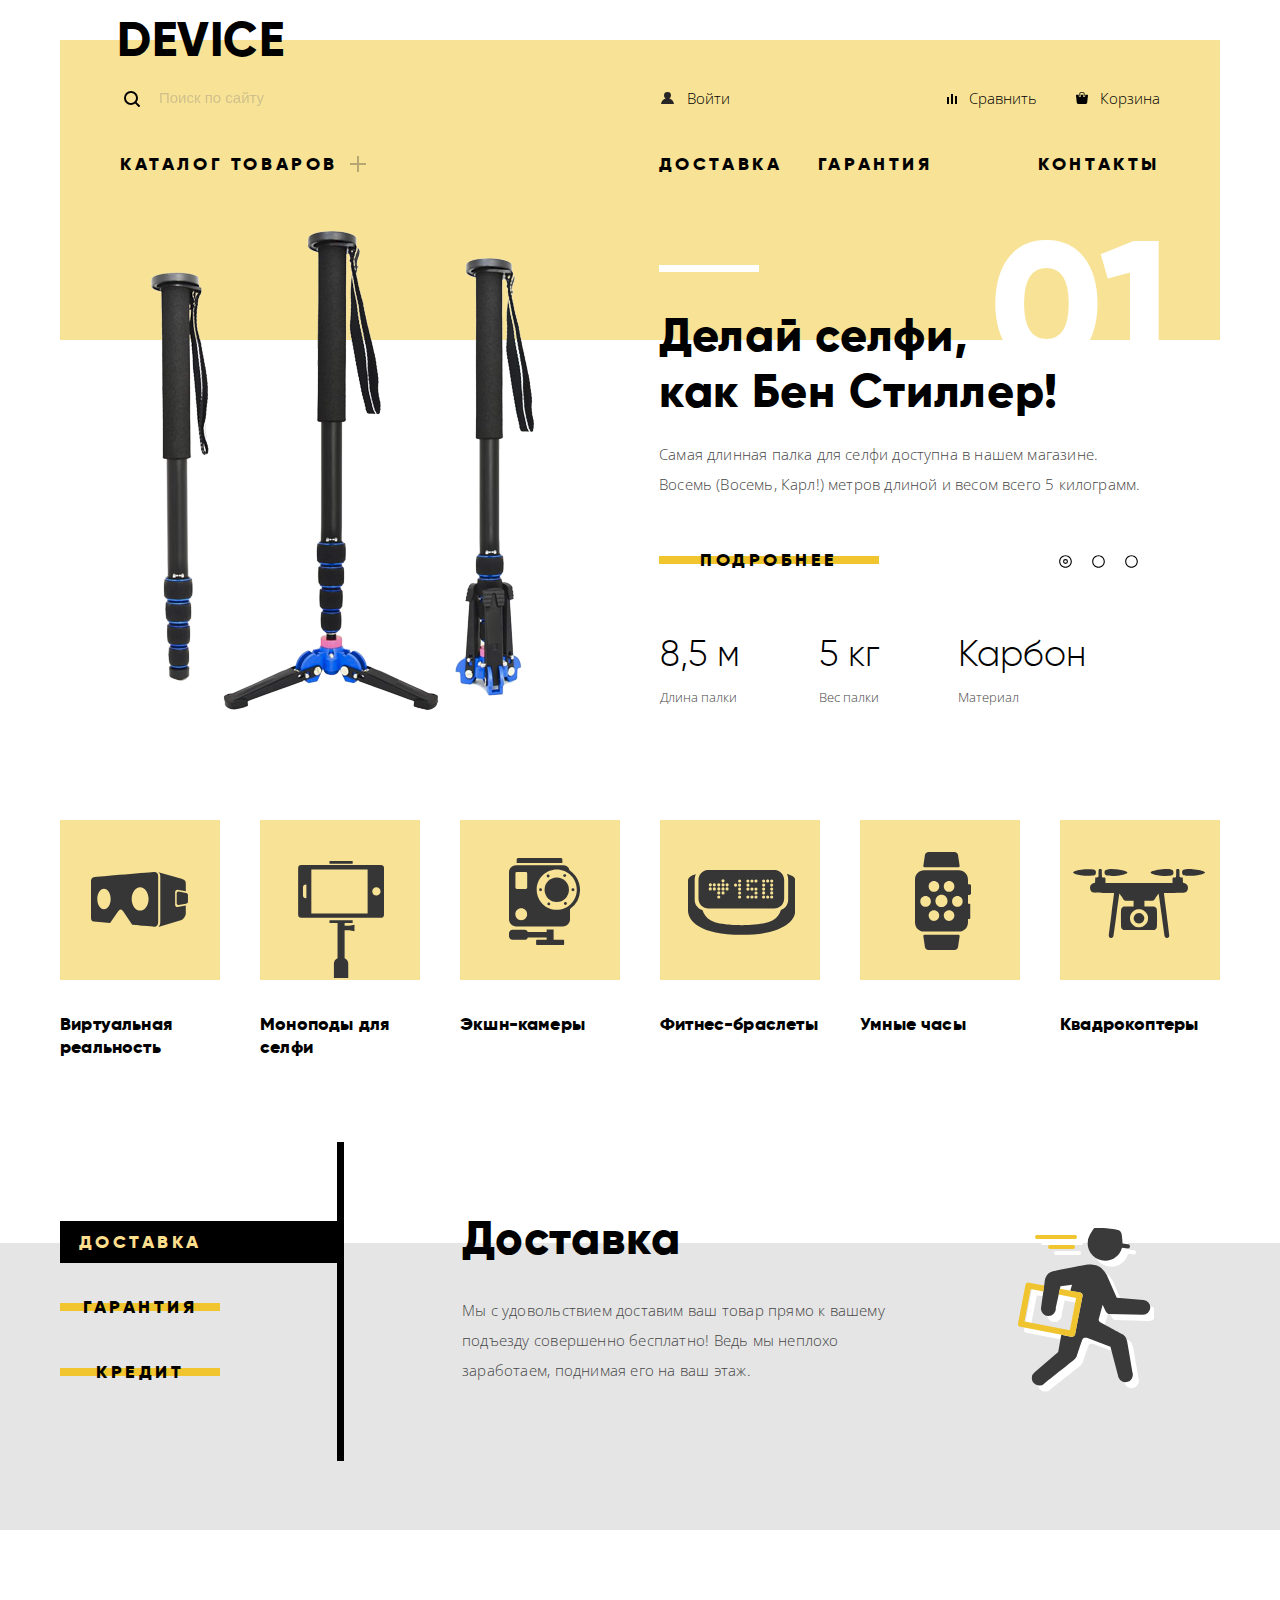
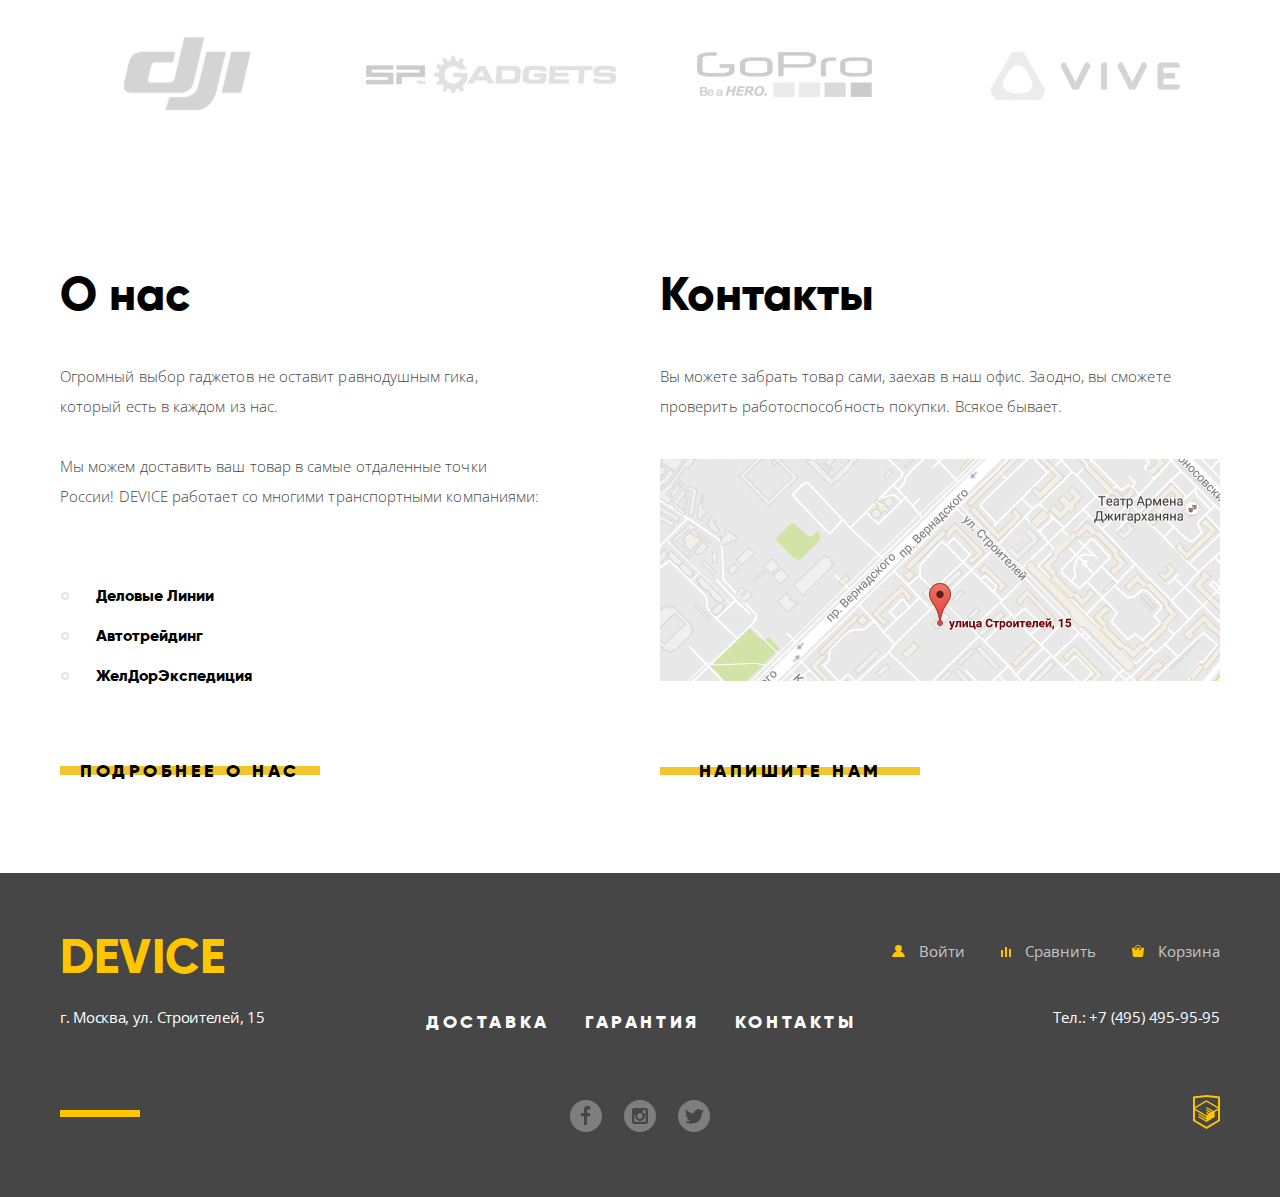
<file: index.html>
<!DOCTYPE html>
<html lang="ru">
  <head>
    <meta charset="utf-8">
    <title>HTML Academy: Девайс</title>
    <link href="https://fonts.googleapis.com/css?family=Open+Sans:300,400&amp;subset=cyrillic" rel="stylesheet">
    <link rel="stylesheet" href="css/normalize.css">
    <link rel="stylesheet" href="css/style.min.css">
  </head>
  <body>
    <header class="main-header container">
      <h1 class="main-title">Device</h1>
      <div class="user-nav">
        <div class="user-search">
          <input class="search" type="search" name="search" placeholder="Поиск по сайту">
          <button class="search-btn">Найти</button>
        </div>
        <ul class="user-block">
          <li>
            <ul class="user-login-block">
              <li><a class="user-login" href="#">Войти</a></li>
            </ul>
          </li>
          <li><a class="user-compare" href="#">Сравнить</a></li>
          <li><a class="user-cart" href="#">Корзина</a></li>
        </ul>
      </div>
      <nav class="main-nav">
        <ul class="shop-block">
          <li class="shop-block-catalog">
            <a class="shop-block-catalog-btn" href="#">Каталог товаров</a>
          </li>
          <li class="shop-block-inner">
            <ul>
              <li><a href="#">Виртуальная реальность</a></li>
              <li><a href="catalog.html">Моноподы для селфи</a></li>
              <li><a href="#">Экшн-камеры</a></li>
            </ul>
            <ul>
              <li><a href="#">Фитнес-браслеты</a></li>
              <li><a href="#">Умные часы</a></li>
            </ul>
            <ul>
              <li><a href="#">Квадрокоптеры</a></li>
            </ul>
          </li>
          <li><a href="#">Доставка</a></li>
          <li><a href="#">Гарантия</a></li>
          <li><a href="#">Контакты</a></li>
        </ul>
      </nav>
    </header>
    <main>
      <section id="carousel" class="main-slider container">
        <h2 class="hidden">Лучшие предложения</h2>
        <article class="main-slide">
          <img src="img/slider-1.png" alt="Палка для селфи" width="384" height="486">
          <div class="description">
            <h2>Делай селфи, <br> как Бен Стиллер!</h2>
            <p>Самая длинная палка для селфи доступна в нашем магазине. <br> Восемь (Восемь, Карл!) метров длиной и весом всего 5 килограмм.</p>
            <a href="#" class="btn">Подробнее</a>
            <table class="main-slide-table">
              <tr class="main-slide-table-top">
                <td>8,5 м</td>
                <td>5 кг</td>
                <td>Карбон</td>
              </tr>
              <tr>
                <td>Длина палки</td>
                <td>Вес палки</td>
                <td>Материал</td>
              </tr>
            </table>
          </div>
        </article>
        <article class="main-slide hidden">
          <img src="img/slider-2.png" alt="Фитнес браслет" width="345" height="485">
          <div class="description">
            <h2>Худеем <br> правильно!</h2>
            <p>Мотивирующие фитнес-браслеты помогут найти в себе силы не пропускать занятия и соблюдать диету.</p>
            <a href="#" class="btn">Подробнее</a>
            <table class="main-slide-table">
              <tr class="main-slide-table-top">
                <td>48 часов</td>
              </tr>
              <tr>
                <td>Без подзарядки</td>
              </tr>
            </table>
          </div>
        </article>
        <article class="main-slide hidden">
          <img src="img/slider-3.png" alt="Квадрокоптер" width="526" height="334">
          <div class="description">
            <h2>Порхает как бабочка, жалит как пчела!</h2>
            <p>Этот обычный, на первый взгляд, квадрокоптер оснащен мощным лазером, замаскированным под стандартную камеру.</p>
            <a href="#" class="btn">Подробнее</a>
            <table class="main-slide-table">
              <tr class="main-slide-table-top">
                <td>800 м</td>
                <td>50 м</td>
              </tr>
              <tr>
                <td>Дальность полета</td>
                <td>Радиус поражения</td>
              </tr>
            </table>
          </div>
        </article>
        <div class="main-slider-controls">
          <input id="main-slide-btn-1" class="main-slide-btn" data-slide="1" data-state="active" type="radio" name="main-slider" checked>
          <label for="main-slide-btn-1">Первый слайд</label>
          <input id="main-slide-btn-2" class="main-slide-btn" data-slide="2" type="radio" name="main-slider">
          <label for="main-slide-btn-2">Второй слайд</label>
          <input id="main-slide-btn-3" class="main-slide-btn" data-slide="3" type="radio" name="main-slider">
          <label for="main-slide-btn-3">Третий слайд</label>
        </div>
      </section>
      <section class="inner-nav container">
        <h2 class="hidden">Популярные категории</h2>
        <ul class="inner-nav-list">
          <li class="inner-nav-list-item">
            <a class="inner-nav-link" href="#">
              <div class="svg-wrapper">
                <img src="img/popular-1.svg" alt="Виртуальная реальность" width="97" height="55">
              </div>
              Виртуальная реальность
            </a>
          </li>
          <li class="inner-nav-list-item">
            <a class="inner-nav-link" href="catalog.html">
              <div class="svg-wrapper">
                <img src="img/popular-2.svg" alt="Моноподы для селфи" width="86" height="117">
              </div>
              Моноподы для селфи
            </a>
          </li>
          <li class="inner-nav-list-item">
            <a class="inner-nav-link" href="#">
              <div class="svg-wrapper">
                <img src="img/popular-3.svg" alt="Экшн-камеры" width="71" height="87">
              </div>
              Экшн-камеры
            </a>
          </li>
          <li class="inner-nav-list-item">
            <a class="inner-nav-link" href="#">
              <div class="svg-wrapper">
                <img src="img/popular-4.svg" alt="Фитнес-браслеты" width="107" height="65">
              </div>
              Фитнес-браслеты
            </a>
          </li>
          <li class="inner-nav-list-item">
            <a class="inner-nav-link" href="#">
              <div class="svg-wrapper">
                <img src="img/popular-5.svg" alt="Умные часы" width="56" height="98">
              </div>
              Умные часы
            </a>
          </li>
          <li class="inner-nav-list-item">
            <a class="inner-nav-link" href="#">
              <div class="svg-wrapper">
                <img src="img/popular-6.svg" alt="Квадрокоптеры" width="132" height="69">
              </div>
              Квадрокоптеры
            </a>
          </li>
        </ul>
      </section>
      <section class="features">
        <div class="features-wrapper container">
          <ul class="features-controls">
            <li class="btn active" tabindex="0">Доставка</li>
            <li class="btn" tabindex="0">Гарантия</li>
            <li class="btn" tabindex="0">Кредит</li>
          </ul>
          <div class="features-description">
            <h3>Доставка</h3>
            <p>Мы с удовольствием доставим ваш товар прямо к вашему подъезду совершенно бесплатно! Ведь мы неплохо заработаем, поднимая его на ваш этаж.</p>
            <img src="img/delivery.svg" alt="Доставка" width="136" height="164">
          </div>
          <div class="features-description">
            <h3>Гарантия</h3>
            <p>Если из-за возгорания купленного у нас товара у вас сгорит дом — не переживайте, мы выдадим вам новый. Товар, не дом, конечно же.</p>
            <img src="img/warranty.svg" alt="Гарантия" width="171" height="194">
          </div>
          <div class="features-description">
            <h3>Кредит</h3>
            <p>Залезть в долговую яму стало проще! Кредитные консультанты подберут для вас наиболее выгодные условия кредита. Выгодные для нашего банка, разумеется.</p>
            <img src="img/credit.svg" alt="Кредит" width="156" height="186">
          </div>
        </div>
      </section>
      <section class="partners container">
        <h2 class="hidden">Партнеры</h2>
        <a class="partners-link" href="#"><img src="img/logo-1.jpg" alt="dji" width="260" height="100"></a>
        <a class="partners-link" href="#"><img src="img/logo-2.jpg" alt="SP Gadgets" width="260" height="100"></a>
        <a class="partners-link" href="#"><img src="img/logo-3.jpg" alt="GoPro" width="260" height="100"></a>
        <a class="partners-link" href="#"><img src="img/logo-4.jpg" alt="Vive" width="260" height="100"></a>
      </section>
      <section class="about-and-contacts container">
        <div class="about-us">
          <h3>О нас</h3>
          <p>Огромный выбор гаджетов не оставит равнодушным гика, который есть в каждом из нас.</p>
          <p>Мы можем доставить ваш товар в самые отдаленные точки России! DEVICE работает со многими транспортными компаниями:</p>
          <ul class="custom-list">
            <li>Деловые Линии</li>
            <li>Автотрейдинг</li>
            <li>ЖелДорЭкспедиция</li>
          </ul>
          <a href="#" class="btn">Подробнее о нас</a>
        </div>
        <div class="contacts">
          <h3>Контакты</h3>
          <p>Вы можете забрать товар сами, заехав в наш офис. Заодно, вы сможете проверить работоспособность покупки. Всякое бывает.</p>
          <a class="map-open"><img src="img/map.png" alt="Карта" width="560" height="222"></a>
          <a href="#" class="btn feedback-open">Напишите нам</a>
        </div>
      </section>
    </main>
    <footer class="main-footer">
      <div class="main-footer-wrapper container">
        <div class="main-footer-top">
          <h4 class="main-title-footer">Device</h4>
          <ul class="user-block-footer">
            <li>
              <ul class="user-login-block-footer">
                <li>
                  <a class="user-block-footer-link user-login" href="#">
                      <svg xmlns="http://www.w3.org/2000/svg" width="13" height="12" viewBox="0 0 13 12"><path fill="#ffc600" d="M.032 12h12.937c-.163-2.643-2.074-4.837-4.671-5.543a3.47 3.47 0 0 0 1.687-2.972 3.485 3.485 0 00-6.97 0c0 1.264.68 2.361 1.688 2.972C2.106 7.163.194 9.357.032 12z"/></svg>
                      Войти
                  </a>
                </li>
              </ul>
            </li>
            <li>
              <a class="user-block-footer-link user-compare" href="#">
                <svg xmlns="http://www.w3.org/2000/svg" width="10" height="10" viewBox="0 0 10 10"><path fill="#ffc600" d="M8 2h1.984v8H8zM0 3h1.984v7H0zM4 0h2v10H4z"/></svg>
                Сравнить
              </a>
            </li>
            <li>
              <a class="user-block-footer-link user-cart" href="#">
                <svg xmlns="http://www.w3.org/2000/svg" width="12" height="12" viewBox="0 0 12 12"><path fill="#ffc600" d="M11.864 3.017a.429.429 0 0 0-.327-.154H9.225V4.09c0 .563-.484 1.022-1.08 1.022-.594 0-1.078-.458-1.078-1.022V2.863H4.909V4.09c0 .563-.485 1.022-1.08 1.022-.595 0-1.078-.458-1.078-1.022V2.863H.438a.43.43 0 0 0-.327.154.472.472 0 0 0-.108.358l.776 7.134c.015.806.642 1.455 1.411 1.455h7.595c.77 0 1.396-.649 1.411-1.455l.776-7.134a.476.476 0 0 0-.108-.358z"/><path fill="#ffc600" d="M3.829 4.499c.239 0 .433-.184.433-.409V1.84c0-.632.672-1.022 1.295-1.022h1.079c.655 0 1.078.401 1.078 1.022v2.25c0 .225.194.409.431.409.239 0 .433-.184.433-.409V1.84C8.577.773 7.761 0 6.636 0H5.557c-1.19 0-2.159.826-2.159 1.84v2.25c0 .225.194.409.431.409z"/></svg>
                Корзина
              </a>
            </li>
          </ul>
        </div>
        <div class="main-footer-middle">
          <address>г. Москва, ул. Строителей, 15</address>
          <nav class="footer-nav">
            <ul class="shop-block-footer">
              <li><a href="#">Доставка</a></li>
              <li><a href="#">Гарантия</a></li>
              <li><a href="#">Контакты</a></li>
            </ul>
          </nav>
          <a href="tel:+74954959595">Тел.: +7 (495) 495-95-95</a>
        </div>
        <div class="main-footer-bottom">
          <ul class="social-links">
            <li><a class="fb" href="#"><span class="hidden">facebook</span></a></li>
            <li><a class="inst" href="#"><span class="hidden">instagram</span></a></li>
            <li><a class="tw" href="#"><span class="hidden">twitter</span></a></li>
          </ul>
          <a class="htmlacademy-link" href="//htmlacademy.ru/intensive/htmlcss"><span class="hidden">htmlacademy.ru</span></a>
        </div>
      </div>
    </footer>
    <section class="modal modal-feedback hidden">
      <h2 class="hidden">Напишете нам</h2>
      <button class="modal-close"><span class="hidden">Закрыть</span></button>
      <form action="//echo.htmlacademy.ru" method="get" class="modal-feedback-form">
        <div>
          <label for="feedback-name">Ваше имя:</label>
          <input id="feedback-name" type="text" name="feedback-name" placeholder="Представьтесь, пожалуйста">
        </div>
        <div>
          <label for="feedback-email">Ваш e-mail:</label>
          <input id="feedback-email" type="email" name="feedback-email" placeholder="Для отправки ответа">
        </div>
        <div>
          <label for="feedback-textarea">Текст письма:</label>
          <textarea id="feedback-textarea" name="feedback" cols="30" rows="10" placeholder="В свободной форме"></textarea>
        </div>
        <button type="submit" class="btn">Отправить</button>
      </form>
    </section>
    <section class="modal modal-map hidden">
      <h2 class="hidden">Мы на карте</h2>
      <iframe src="https://www.google.com/maps/embed?pb=!1m18!1m12!1m3!1d2249.1125488779976!2d37.52742931592807!3d55.687030980535816!2m3!1f0!2f0!3f0!3m2!1i1024!2i768!4f13.1!3m3!1m2!1s0x46b54cf65f5c8955%3A0x694710ccd55501e!2z0YPQuy4g0KHRgtGA0L7QuNGC0LXQu9C10LksIDE1LCDQnNC-0YHQutCy0LAsINCg0L7RgdGB0LjRjywgMTE5MzEx!5e0!3m2!1sru!2s!4v1512566626679" width="960" height="563" style="border:0" allowfullscreen></iframe>
      <button class="modal-close"><span class="hidden">Закрыть</span></button>
    </section>
    <script src="js/script.min.js"></script>
  </body>
</html>
</file>
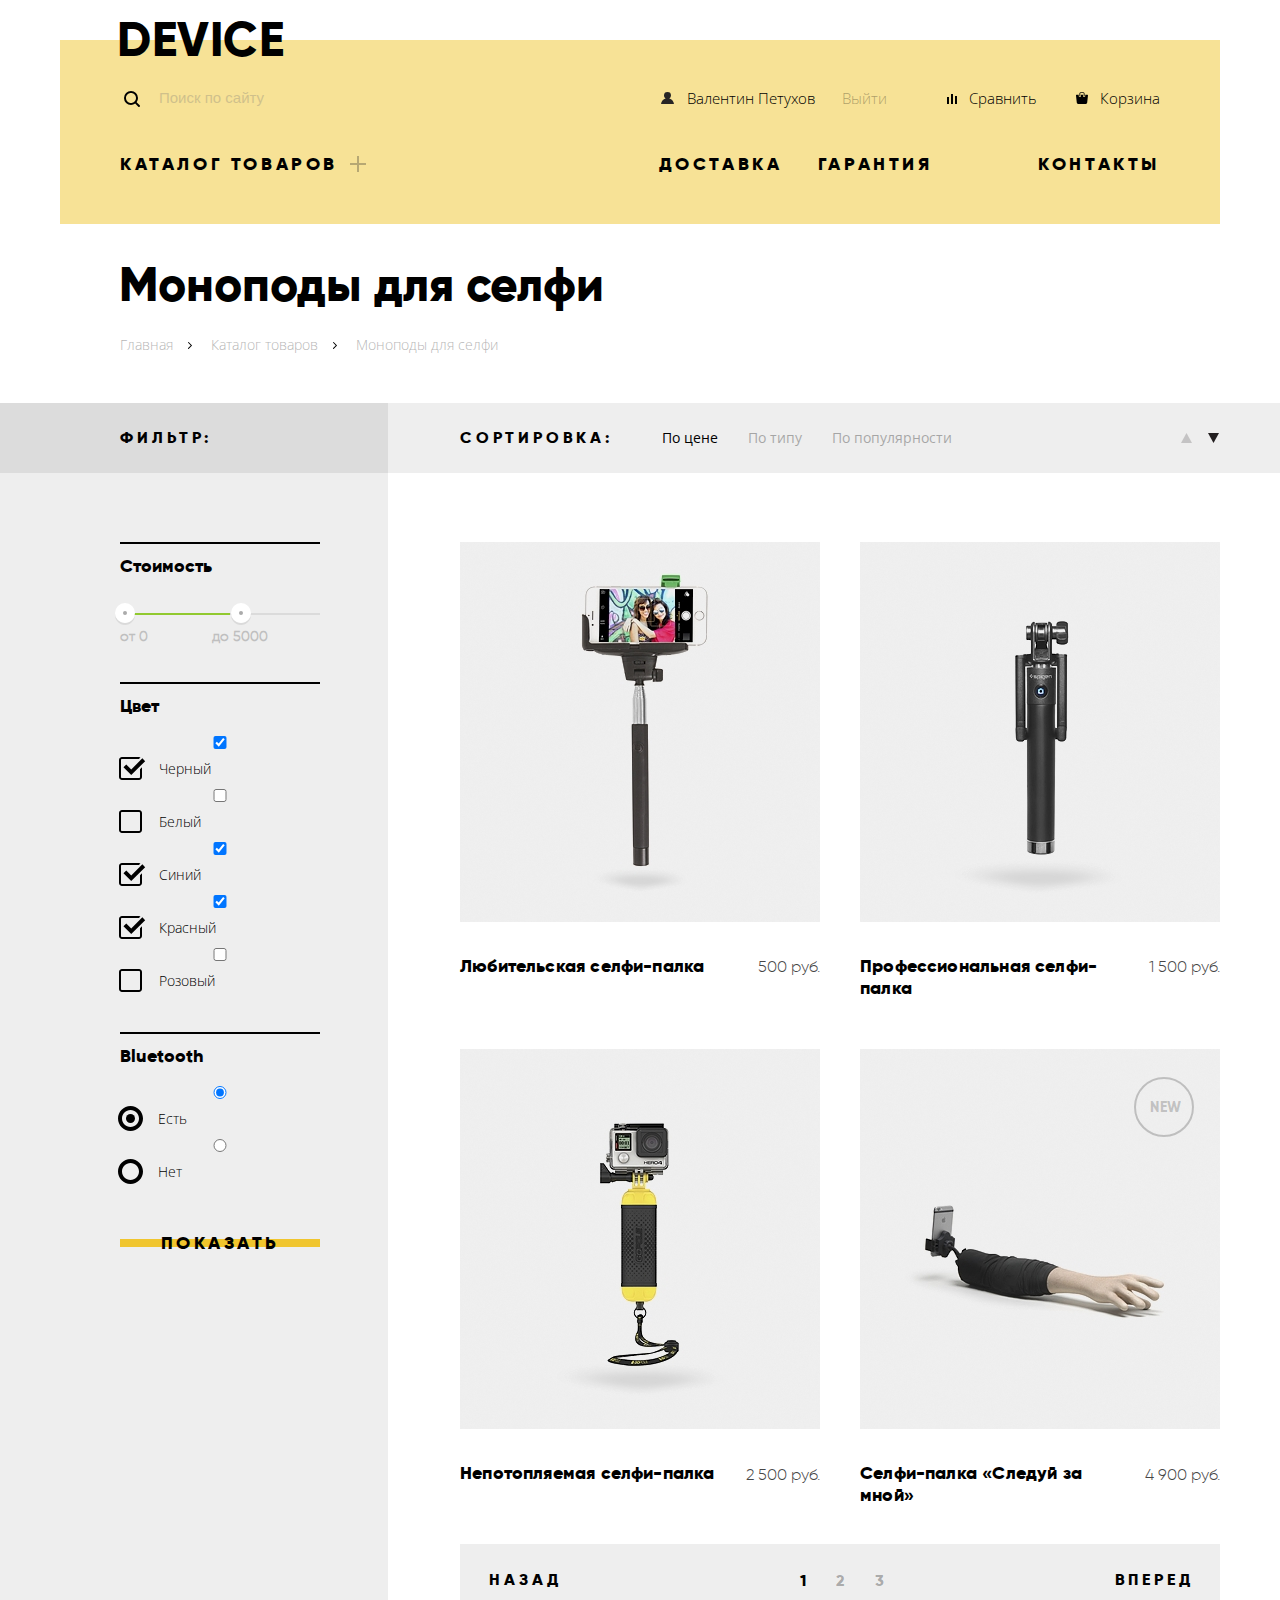
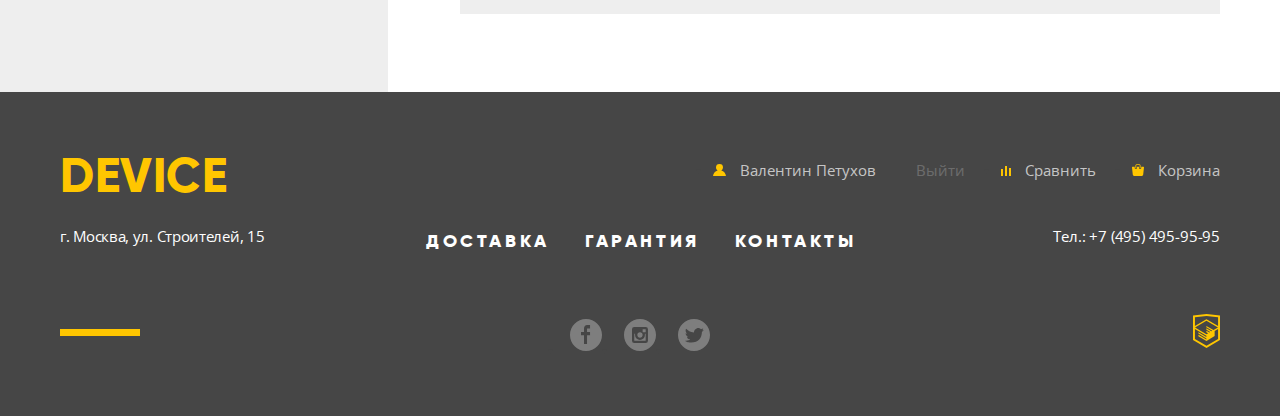
<file: catalog.html>
<!DOCTYPE html>
<html lang="ru">
  <head>
    <meta charset="utf-8">
    <title>HTML Academy: Девайс</title>
    <link href="https://fonts.googleapis.com/css?family=Open+Sans:300,400&amp;subset=cyrillic" rel="stylesheet">
    <link rel="stylesheet" href="css/normalize.css">
    <link rel="stylesheet" href="css/style.css">
  </head>
  <body>
    <header class="main-header inner container">
      <!-- <img src="img/main-logo.png" alt="Device" width="163" height="36"> -->
      <h1 class="main-title"><a href="index.html">Device</a></h1>
      <div class="user-nav">
        <div class="user-search">
          <input class="search" type="search" name="search" placeholder="Поиск по сайту">
          <button class="search-btn">Найти</button>
        </div>
        <ul class="user-block">
          <li>
            <ul class="user-login-block">
              <li><a class="user-login" href="#">Валентин Петухов</a></li>
              <li><a class="user-exit" href="#">Выйти</a></li>
            </ul>
          </li>
          <li><a class="user-compare" href="#">Сравнить</a></li>
          <li><a class="user-cart" href="#">Корзина</a></li>
        </ul>
      </div>
      <nav class="main-nav">
        <ul class="shop-block">
          <li class="shop-block-catalog">
            <a class="shop-block-catalog-btn" href="#">Каталог товаров</a>
          </li>
          <li><a href="#">Доставка</a></li>
          <li><a href="#">Гарантия</a></li>
          <li><a href="#">Контакты</a></li>
        </ul>
      </nav>
    </header>
    <main class="catalog-bg">
      <div class="container">
        <h2 class="inner-title">Моноподы для селфи</h2>
        <ul class="breadcrumbs">
          <li><a href="#">Главная</a></li>
          <li><a href="#">Каталог товаров</a></li>
          <li><a href="#" class="active">Моноподы для селфи</a></li>
        </ul>
      </div>
      <div class="catalog-wrapper container">
        <form action="//echo.htmlacademy.ru" method="get" class="sorting-form">
          <span>Фильтр:</span>
          <fieldset class="sorting-form-price">
            <legend>Стоимость</legend>
            <div class="price-controls">
              <div class="price-range-line"></div>
              <div class="price-btn-min">от 0</div>
              <div class="price-btn-max">до 5000</div>
            </div>
          </fieldset>
          <fieldset class="sorting-form-color">
            <legend>Цвет</legend>
            <input type="checkbox" id="checkbox-black" class="sorting-form-checkbox" name="black" checked>
            <label for="checkbox-black">Черный</label>
            <input type="checkbox" id="checkbox-white" class="sorting-form-checkbox" name="white">
            <label for="checkbox-white">Белый</label>
            <input type="checkbox" id="checkbox-blue" class="sorting-form-checkbox" name="blue" checked>
            <label for="checkbox-blue">Синий</label>
            <input type="checkbox" id="checkbox-red" class="sorting-form-checkbox" name="red" checked>
            <label for="checkbox-red">Красный</label>
            <input type="checkbox" id="checkbox-pink" class="sorting-form-checkbox" name="pink">
            <label for="checkbox-pink">Розовый</label>
          </fieldset>
          <fieldset class="sorting-form-bluetooth">
            <legend>Bluetooth</legend>
            <input type="radio" id="radio-on" class="sorting-form-radio" name="bluetooth" checked>
            <label for="radio-on">Есть</label>
            <input type="radio" id="radio-off" class="sorting-form-radio" name="bluetooth">
            <label for="radio-off">Нет</label>
          </fieldset>
          <button type="submit" class="btn">Показать</button>
        </form>
        <div class="catalog-block">
          <div class="sorting-items">
            <span>Сортировка:</span>
            <ul class="sorting-items-spec">
              <li><a href="#" class="active">По цене</a></li>
              <li><a href="#">По типу</a></li>
              <li><a href="#">По популярности</a></li>
            </ul>
            <div class="sorting-items-arrows">
              <a href="#">Вверх</a>
              <a href="#" class="active">Вниз</a>
            </div>
          </div>
          <section class="catalog-items">
            <h2 class="hidden">Товары</h2>
            <article class="catalog-item">
              <img src="img/item-1.jpg" width="360" height="380" alt="Любительская селфи-палка">
              <h2>Любительская селфи-палка</h2>
              <span>500 руб.</span>
              <div class="catalog-item-hover">
                <a href="#" class="btn">В корзину</a>
                <a href="#" class="compare-btn">Добавить к сравнению</a>
              </div>
            </article>
            <article class="catalog-item">
              <img src="img/item-2.jpg" width="360" height="380" alt="Любительская селфи-палка">
              <h2>Профессиональная селфи-палка</h2>
              <span>1 500 руб.</span>
              <div class="catalog-item-hover">
                <a href="#" class="btn">В корзину</a>
                <a href="#" class="compare-btn">Добавить к сравнению</a>
              </div>
            </article>
            <article class="catalog-item">
              <img src="img/item-3.jpg" width="360" height="380" alt="Любительская селфи-палка">
              <h2>Непотопляемая селфи-палка</h2>
              <span>2 500 руб.</span>
              <div class="catalog-item-hover">
                <a href="#" class="btn">В корзину</a>
                <a href="#" class="compare-btn">Добавить к сравнению</a>
              </div>
            </article>
            <article class="catalog-item new-item">
              <img src="img/item-4.jpg" width="360" height="380" alt="Любительская селфи-палка">
              <h2>Селфи-палка «Следуй за мной»</h2>
              <span>4 900 руб.</span>
              <div class="catalog-item-hover">
                <a href="#" class="btn">В корзину</a>
                <a href="#" class="compare-btn">Добавить к сравнению</a>
              </div>
            </article>
            <nav class="catalog-pagination">
              <a href="#" class="prew">Назад</a>
              <ul class="catalog-pages">
                <li><a href="#" class="active">1</a></li>
                <li><a href="#">2</a></li>
                <li><a href="#">3</a></li>
              </ul>
              <a href="#" class="next">Вперед</a>
            </nav>
          </section>
        </div>
      </div>
    </main>
    <footer class="main-footer">
      <!-- <img src="img/main-logo-yellow.png" alt="Device" width="163" height="36"> -->
      <div class="main-footer-wrapper container">
        <div class="main-footer-top">
          <h4 class="main-title-footer"><a href="index.html">Device</a></h4>
          <ul class="user-block-footer">
            <li>
              <ul class="user-login-block-footer">
                <li>
                  <a class="user-block-footer-link user-login" href="#">
                      <svg xmlns="http://www.w3.org/2000/svg" width="13" height="12" viewBox="0 0 13 12"><path fill="#ffc600" d="M.032 12h12.937c-.163-2.643-2.074-4.837-4.671-5.543a3.47 3.47 0 0 0 1.687-2.972 3.485 3.485 0 00-6.97 0c0 1.264.68 2.361 1.688 2.972C2.106 7.163.194 9.357.032 12z"/></svg>
                      Валентин Петухов
                  </a>
                </li>
                <li><a class="user-exit" href="#">Выйти</a></li>
              </ul>
            </li>
            <li>
              <a class="user-block-footer-link user-compare" href="#">
                <svg xmlns="http://www.w3.org/2000/svg" width="10" height="10" viewBox="0 0 10 10"><path fill="#ffc600" d="M8 2h1.984v8H8zM0 3h1.984v7H0zM4 0h2v10H4z"/></svg>
                Сравнить
              </a>
            </li>
            <li>
              <a class="user-block-footer-link user-cart" href="#">
                <svg xmlns="http://www.w3.org/2000/svg" width="12" height="12" viewBox="0 0 12 12"><path fill="#ffc600" d="M11.864 3.017a.429.429 0 0 0-.327-.154H9.225V4.09c0 .563-.484 1.022-1.08 1.022-.594 0-1.078-.458-1.078-1.022V2.863H4.909V4.09c0 .563-.485 1.022-1.08 1.022-.595 0-1.078-.458-1.078-1.022V2.863H.438a.43.43 0 0 0-.327.154.472.472 0 0 0-.108.358l.776 7.134c.015.806.642 1.455 1.411 1.455h7.595c.77 0 1.396-.649 1.411-1.455l.776-7.134a.476.476 0 0 0-.108-.358z"/><path fill="#ffc600" d="M3.829 4.499c.239 0 .433-.184.433-.409V1.84c0-.632.672-1.022 1.295-1.022h1.079c.655 0 1.078.401 1.078 1.022v2.25c0 .225.194.409.431.409.239 0 .433-.184.433-.409V1.84C8.577.773 7.761 0 6.636 0H5.557c-1.19 0-2.159.826-2.159 1.84v2.25c0 .225.194.409.431.409z"/></svg>
                Корзина
              </a>
            </li>
          </ul>
        </div>
        <div class="main-footer-middle">
          <address>г. Москва, ул. Строителей, 15</address>
          <nav class="footer-nav">
            <ul class="shop-block-footer">
              <li><a href="#">Доставка</a></li>
              <li><a href="#">Гарантия</a></li>
              <li><a href="#">Контакты</a></li>
            </ul>
          </nav>
          <a href="tel:+74954959595">Тел.: +7 (495) 495-95-95</a>
        </div>
        <div class="main-footer-bottom">
          <ul class="social-links">
            <li><a class="fb" href="#"><span class="hidden">facebook</span></a></li>
            <li><a class="inst" href="#"><span class="hidden">instagram</span></a></li>
            <li><a class="tw" href="#"><span class="hidden">twitter</span></a></li>
          </ul>
          <a class="htmlacademy-link" href="//htmlacademy.ru"><span class="hidden">htmlacademy.ru</span></a>
        </div>
      </div>
    </footer>
    <nav class="shop-block-inner hidden">
      <ul>
        <li><a href="#">Виртуальная реальность</a></li>
        <li><a href="catalog.html">Моноподы для селфи</a></li>
        <li><a href="#">Экшн-камеры</a></li>
      </ul>
      <ul>
        <li><a href="#">Фитнес-браслеты</a></li>
        <li><a href="#">Умные часы</a></li>
      </ul>
      <ul>
        <li><a href="#">Квадрокоптеры</a></li>
      </ul>
    </nav>
  </body>
</html>
</file>
<file: css/style.css>
/* common rules */

@font-face {
  font-family: "Gilroy - Extra Bold";
  src: url("../fonts/gilroyextrabold.woff2") format("woff2");
  src: url("../fonts/gilroyextrabold.woff") format("woff");
  font-weight: 800;
  font-style: normal;
}

@font-face {
  font-family: "Gilroy";
  src: url("../fonts/gilroylight.woff2") format("woff2");
  src: url("../fonts/gilroylight.woff") format("woff");
  font-weight: 400;
  font-style: normal;
}

*,
*::before,
*::after {
  box-sizing: inherit;
}

html {
  box-sizing: border-box;
}

body {
  margin: 0;
  font-family: "Open Sans", Arial, sans-serif;
  font-size: 15px;
  color: #464646;
  background-color: #ffffff;
}

img {
  max-width: 100%;
}

a {
  text-decoration: none;
  color: #000000;
}

.hidden {
  position: absolute;
  width: 1px;
  height: 1px;
  margin: -1px;
  border: 0;
  padding: 0;
  white-space: nowrap;
  -webkit-clip-path: inset(100%);
  clip-path: inset(100%);
  clip: rect(0 0 0 0);
  overflow: hidden;
}

.btn {
  position: relative;
  display: inline-block;
  vertical-align: baseline;
  z-index: 1;
  padding: 9px 5px;
  font-family: "Gilroy - Extra Bold", Arial, sans-serif;
  font-size: 18px;
  line-height: 24px;
  text-transform: uppercase;
  text-decoration: none;
  letter-spacing: 3.5px;
  text-align: center;
  border: 0;
  background-color: transparent;
  color: #000000;
  cursor: pointer;
}

.btn::before {
  content: "";
  position: absolute;
  top: 40%;
  left: 0;
  z-index: -1;
  width: 100%;
  height: 20%;
  background-color: #f0c52e;
  transition: 0.25s;
}

.btn:hover::before,
.btn:focus::before {
  top: 0;
  height: 100%;
}

.btn:active {
  color: #af8735;
}

.container {
  width: 1160px;
  margin: 0 auto;
}

/* site rules */

.main-header {
  position: relative;
  margin-top: 40px;
  padding: 0 60px;
  padding-top: 33px;
  padding-bottom: 163px;
  background-color: rgba(240, 197, 46, 0.5);
}

.main-header.inner {
  padding-bottom: 47px;
}

.main-title {
  position: absolute;
  top: -28px;
  left: 57px;
  margin: 0;
  font-family: "Gilroy - Extra Bold", Arial, sans-serif;
  text-transform: uppercase;
  font-size: 48px;
  font-weight: 800;
  line-height: 56px;
  letter-spacing: 0.55px;
  color: rgba(0, 0, 0, 1);
  cursor: default;
}

.main-title a:hover,
.main-title a:focus {
  color: rgba(0, 0, 0, 0.6);
}

.main-title a:active {
  color: rgba(0, 0, 0, 0.3);
}

.user-nav {
  display: -webkit-box;
  display: -ms-flexbox;
  display: flex;
  -webkit-box-pack: justify;
  -ms-flex-pack: justify;
  justify-content: space-between;
  -webkit-box-align: center;
  -ms-flex-align: center;
  align-items: center;
  margin-bottom: 28px;
  font-family: "Open Sans", Arial, sans-serif;
  font-size: 15px;
  font-weight: 300;
  line-height: 22px;
  color: #000000;
}

.user-search {
  position: relative;
  width: 441px;
}

.user-search::before {
  content: "";
  position: absolute;
  top: 13px;
  left: -1px;
  width: 26px;
  height: 26px;
  background-image: url("../img/icons.svg");
  background-repeat: no-repeat;
  background-position: 0 -475px;
}

.user-search .search {
  position: relative;
  padding-top: 16px;
  padding-bottom: 15px;
  padding-left: 39px;
  padding-right: 95px;
  border: 0;
  border-bottom: 2px solid transparent;
  background-color: transparent;
  outline-color: transparent;
  opacity: 0.3;
}

.user-search .search:hover {
  opacity: 0.6;
}

.user-search .search:focus {
  width: 441px;
  border-bottom-color: #000000;
  opacity: 1;
}

.user-search .search-btn {
  display: none;
  position: absolute;
  top: 1px;
  right: 0;
  padding: 4.5px 14px;
  font-family: "Open Sans", Arial, sans-serif;
  font-size: 15px;
  line-height: 36px;
  border: 2px solid #000000;
  background-color: transparent;
}

.search:focus + .search-btn {
  display: inline-block;
  vertical-align: baseline;
}

.search:focus + .search-btn:hover {
  color: rgba(255, 255, 255, 1);
  background-color: #000000;
  cursor: pointer;
}

.search:focus + .search-btn:active {
  color: rgba(255, 255, 255, 0.3);
}

.user-block {
  display: -webkit-box;
  display: -ms-flexbox;
  display: flex;
  -webkit-box-pack: justify;
  -ms-flex-pack: justify;
  justify-content: space-between;
  min-width: 500px;
  margin: 0;
  padding: 0;
  list-style: none;
}

.user-login-block {
  display: -webkit-box;
  display: -ms-flexbox;
  display: flex;
  min-width: 245px;
  margin: 0;
  padding: 0;
  list-style: none;
}

.user-block a {
  position: relative;
  padding-left: 27px;
}

.user-block a::before {
  content: "";
  position: absolute;
  background-image: url("../img/icons.svg");
  background-repeat: no-repeat;
}

.user-login::before {
  top: -1px;
  left: -4px;
  width: 23px;
  height: 22px;
  background-position: 0 -626px;
}

.user-compare::before {
  top: 1px;
  left: 0;
  width: 20px;
  height: 20px;
  background-position: 0 -88px;
}

.user-cart::before {
  left: -2px;
  width: 22px;
  height: 22px;
  background-position: 0 0;
}

.user-block a:hover,
.user-block a:focus {
  opacity: 0.6;
}

.user-block a:active {
  opacity: 0.3;
}

.user-exit {
  opacity: 0.3;
}

.main-nav {
  position: relative;
}

.shop-block {
  display: -webkit-box;
  display: -ms-flexbox;
  display: flex;
  -webkit-box-pack: justify;
  -ms-flex-pack: justify;
  justify-content: space-between;
  list-style: none;
  padding: 0;
  margin: 0;
  font-family: "Gilroy - Extra Bold", Arial, sans-serif;
  font-size: 18px;
  font-weight: 800;
  line-height: 26px;
  letter-spacing: 3.6px;
  text-transform: uppercase;
}

.shop-block li:last-of-type {
  margin-left: 70px;
}

.shop-block-catalog {
  margin-right: 285px;
}

.shop-block-catalog a {
  position: relative;
}

.shop-block-catalog-btn::after {
  content: "";
  position: absolute;
  left: 225px;
  width: 26px;
  height: 26px;
  background-image: url("../img/icons.svg");
  background-repeat: no-repeat;
  background-position: 0 -379px;
  opacity: 0.3;
}

.shop-block a:hover,
.shop-block a:focus {
  color: rgba(0, 0, 0, 0.6);
}

.shop-block a:active {
  color: rgba(0, 0, 0, 0.3);
}

.shop-block-inner {
  display: none;
  position: absolute;
  top: 25px;
  left: -60px;
  width: 1160px;
  padding-top: 34px;
  background-color: #f7e296;
  z-index: 1000;

}

.shop-block-inner ul {
  display: -webkit-box;
  display: -ms-flexbox;
  display: flex;
  -webkit-box-orient: vertical;
  -webkit-box-direction: normal;
  -ms-flex-direction: column;
  flex-direction: column;
  -webkit-box-pack: start;
  -ms-flex-pack: start;
  justify-content: flex-start;
  -ms-flex-line-pack: start;
  align-content: flex-start;
  -ms-flex-wrap: wrap;
  flex-wrap: wrap;
  height: 130px;
  margin: 0;
  padding: 0;
  padding-left: 60px;
  padding-bottom: 40px;
  list-style: none;
}

.shop-block-inner li:last-of-type {
  margin-left: 0;
}

.shop-block-inner a {
  font-family: "Open Sans";
  font-size: 15px;
  font-weight: 300;
  line-height: 30px;
  letter-spacing: 0.15px;
  text-transform: none;
  list-style: none;
}

.shop-block-inner a:hover,
.shop-block-inner a:focus {
  color: rgba(0, 0, 0, 0.6);
}

.shop-block-inner a:active {
  color: rgba(0, 0, 0, 0.3);
}

.shop-block-catalog:hover + .shop-block-inner {
  display: -webkit-box;
  display: -ms-flexbox;
  display: flex;
}

.shop-block-inner:hover {
  display: -webkit-box;
  display: -ms-flexbox;
  display: flex;
}

.main-slider {
  position: relative;
  top: -113px;
  margin-bottom: -6px;
}

.main-slide {
  display: -webkit-box;
  display: -ms-flexbox;
  display: flex;
  -webkit-box-pack: justify;
  -ms-flex-pack: justify;
  justify-content: space-between;
  min-height: 486px;
}

.main-slide img {
  margin: 0 auto;
}

.main-slide:nth-of-type(1) img {
  margin-left: 90px;
}

.main-slide:nth-of-type(3) img {
  margin-top: 70px;
}

.main-slide .description {
  width: 508px;
  margin-right: 53px;
}

.main-slide h2 {
  position: relative;
  margin-top: 80px;
  margin-bottom: 20px;
  font-family: "Gilroy - Extra Bold", Arial, sans-serif;
  font-size: 47px;
  font-weight: 800;
  line-height: 56px;
  letter-spacing: 0.69px;
  color: #000000;
  z-index: 1;
}

.main-slide h2::before {
  content: "";
  position: absolute;
  top: -42px;
  width: 100px;
  height: 7px;
  background-color: #ffffff;
}

.main-slide h2::after {
  content: "";
  position: absolute;
  top: -30px;
  right: -5px;
  font-size: 179px;
  color: #ffffff;
  z-index: -1;
}

.main-slide:nth-of-type(1) h2::after {
  content: "01";
}

.main-slide:nth-of-type(2) h2::after {
  content: "02";
}

.main-slide:nth-of-type(3) h2::after {
  content: "03";
}

.main-slide p {
  margin-bottom: 40px;
  font-size: 15px;
  font-weight: 300;
  line-height: 30px;
  letter-spacing: 0.18px;
}

.main-slide .btn {
  width: 220px;
  margin-bottom: 50px;
}

.main-slide-table {
  border-collapse: collapse;
}

.main-slide-table-top {
  font-family: "Gilroy", Arial, sans-serif;
  font-size: 36px;
  font-weight: 400;
  line-height: 44px;
  color: #000000;
  margin-bottom: 15px;
}

.main-slide-table tr:last-of-type {
  font-family: "Open Sans", Arial, sans-serif;
  font-size: 13px;
  font-weight: 300;
  line-height: 16px;
}

.main-slide-table td:not(:last-of-type) {
  padding-right: 78px;
}

.main-slide-table-top td {
  padding-bottom: 12px;
}

.main-slider-controls {
  position: absolute;
  display: -webkit-box;
  display: -ms-flexbox;
  display: flex;
  bottom: 135px;
  right: 72px;
}

.main-slider-controls input {
  display: none;
}

.main-slider-controls label {
  display: inline-block;
  vertical-align: baseline;
  width: 33px;
  height: 33px;
  font-size: 0;
  background-image: url("../img/icons.svg");
  background-position: 0 -501px;
  background-repeat: no-repeat;
  -webkit-transform: scale(0.55);
  transform: scale(0.55);
}

.main-slide-btn:checked + label {
  background-position: 0 -534px;
}

.inner-nav {
  font-family: "Gilroy - Extra Bold", Arial, sans-serif;
  font-size: 18px;
  font-weight: 800;
  line-height: 23px;
  letter-spacing: 0.18px;
  color: #000000;
}

.inner-nav-list {
  display: -webkit-box;
  display: -ms-flexbox;
  display: flex;
  -webkit-box-pack: justify;
  -ms-flex-pack: justify;
  justify-content: space-between;
  list-style: none;
  margin: 0;
  padding: 0;
}

.inner-nav-list li {
  width: 160px;
}

.inner-nav-list .svg-wrapper {
  width: 160px;
  height: 160px;
  background-color: rgba(240, 197, 46, 0.5);
  margin-bottom: 33px;
}

.inner-nav-link img {
  position: relative;
}

.inner-nav-list-item:nth-of-type(1) img {
  left: 31px;
  top: 52px;
}

.inner-nav-list-item:nth-of-type(2) img {
  left: 38px;
  top: 41px;
}

.inner-nav-list-item:nth-of-type(3) img {
  left: 49px;
  top: 38px;
}

.inner-nav-list-item:nth-of-type(4) img {
  left: 28px;
  top: 50px;
}

.inner-nav-list-item:nth-of-type(5) img {
  left: 55px;
  top: 32px;
}

.inner-nav-list-item:nth-of-type(6) img {
  left: 13px;
  top: 49px;
}

.inner-nav-link:hover .svg-wrapper,
.inner-nav-link:focus .svg-wrapper {
  background-color: rgba(240, 197, 46, 1);
}

.inner-nav-link:active img {
  opacity: 0.3;
}

.inner-nav-link:active .svg-wrapper {
  background-color: #f0c52e;
}

.inner-nav-link:active {
  color: rgba(0, 0, 0, 0.3);
}

.features {
  min-width: 1160px;
  padding-top: 151px;
  padding-bottom: 114px;
  margin-bottom: 95px;
  background-image:
    linear-gradient(
      to bottom,
      #ffffff,
      #ffffff 39%,
      #e5e5e5 39%,
      #e5e5e5
  );
}

.features-wrapper {
  display: -webkit-box;
  display: -ms-flexbox;
  display: flex;
}

.features-controls {
  position: relative;
  width: 160px;
  padding: 0;
  padding-top: 11px;
  margin: 0;
  margin-right: 242px;
}

.features-controls::after {
  content: "";
  position: absolute;
  bottom: -45px;
  right: -124px;
  width: 7px;
  height: 319px;
  background-color: #000000;
}

.features-controls .btn {
  width: 160px;
  margin-bottom: 23px;
}

.features-controls .btn.active,
.features-controls .btn:active {
  color: #fdde8d;
  cursor: default;
  outline-color: transparent;
}

.features-controls .btn.active::before,
.features-controls .btn:active::before {
  width: 278px;
  top: 0;
  height: 100%;
  background-color: #000000;
}

.features-description {
  width: 430px;
  position: relative;
}

.features-description h3 {
  margin: 0;
  padding: 0;
  margin-bottom: 29px;
  font-family: "Gilroy - Extra Bold", Arial, sans-serif;
  font-size: 47px;
  font-weight: 800;
  line-height: 56px;
  letter-spacing: 0.8px;
  color: #000000;
}

.features-description p {
  font-family: "Open Sans", Arial, sans-serif;
  font-size: 15px;
  font-weight: 300;
  line-height: 30px;
  letter-spacing: 0.21px;
}

.features-description img {
  position: absolute;
  right: -262px;
  bottom: 24px;
}

.partners {
  display: -webkit-box;
  display: -ms-flexbox;
  display: flex;
  -webkit-box-pack: justify;
  -ms-flex-pack: justify;
  justify-content: space-between;
  margin-bottom: 90px;
}

.partners-link img {
  filter: url("data:image/svg+xml;utf8,&lt;svg xmlns='http://www.w3.org/2000/svg'&gt;&lt;filter id='grayscale'&gt;&lt;feColorMatrix type='matrix' values='0.3333 0.3333 0.3333 0 0 0.3333 0.3333 0.3333 0 0 0.3333 0.3333 0.3333 0 0 0 0 0 1 0'/&gt;&lt;/filter&gt;&lt;/svg&gt;#grayscale"); /* Firefox 10+, Firefox on Android */
  filter: gray; /* IE6-9 */
  -webkit-filter: grayscale(100%);
  opacity: 0.2;
}

.partners-link:hover img,
.partners-link:focus img,
.partners-link:active img {
  filter: url("data:image/svg+xml;utf8,&lt;svg xmlns='http://www.w3.org/2000/svg'&gt;&lt;filter id='grayscale'&gt;&lt;feColorMatrix type='matrix' values='1 0 0 0 0, 0 1 0 0 0, 0 0 1 0 0, 0 0 0 1 0'/&gt;&lt;/filter&gt;&lt;/svg&gt;#grayscale");
  -webkit-filter: grayscale(0%);
  opacity: 1;
}

.about-and-contacts {
  padding-top: 47px;
  padding-bottom: 81px;
  display: -webkit-box;
  display: -ms-flexbox;
  display: flex;
  -webkit-box-pack: justify;
  -ms-flex-pack: justify;
  justify-content: space-between;
}

.about-and-contacts .about-us {
  width: 560px;
}

.about-us p {
  max-width: 480px;
}

.about-and-contacts .contacts {
  width: 560px;
}

.contacts img {
  margin-bottom: 66px;
}

.about-and-contacts h3 {
  margin: 0;
  margin-bottom: 39px;
  padding: 0;
  font-family: "Gilroy - Extra Bold", Arial, sans-serif;
  font-size: 47px;
  font-weight: 800;
  line-height: 56px;
  color: #000000;
}

.about-and-contacts p {
  margin: 0;
  margin-bottom: 30px;
  font-family: "Open Sans", Arial, sans-serif;
  font-size: 15px;
  font-weight: 300;
  line-height: 30px;
  letter-spacing: 0.07px;
}

.contacts p {
  margin-bottom: 38px;
}

.about-and-contacts .btn {
  width: 260px;
}

.custom-list {
  padding: 35px 36px;
  margin: 0;
  margin-bottom: 19px;
  font-family: "Gilroy - Extra Bold", Arial, sans-serif;
  font-size: 16px;
  font-weight: 800;
  line-height: 40px;
  color: #000000;
  list-style: none;
}

.custom-list li {
  position: relative;
}

.custom-list li::before {
  content: "";
  position: absolute;
  top: 16px;
  left: -35px;
  width: 8px;
  height: 8px;
  border: 2px solid #e5e5e5;
  border-radius: 50%;
}

.main-footer {
  min-width: 1160px;
  background-color: #464646;
}

.main-footer-wrapper {
  display: -webkit-box;
  display: -ms-flexbox;
  display: flex;
  -webkit-box-orient: vertical;
  -webkit-box-direction: normal;
  -ms-flex-direction: column;
  flex-direction: column;
}

.main-footer a,
.main-footer address {
  font-style: normal;
  color: #ffffff;
}

.main-footer-top {
  display: -webkit-box;
  display: -ms-flexbox;
  display: flex;
  -webkit-box-pack: justify;
  -ms-flex-pack: justify;
  justify-content: space-between;
  padding-top: 56px;
  padding-bottom: 24px;
}

.main-title-footer {
  margin: 0;
  font-family: "Gilroy - Extra Bold", Arial, sans-serif;
  text-transform: uppercase;
  font-size: 48px;
  font-weight: 800;
  line-height: 56px;
  letter-spacing: 0.2px;
  color: #ffc600;
  cursor: default;
}

.main-title-footer a {
  font-family: "Gilroy - Extra Bold", Arial, sans-serif;
  text-transform: uppercase;
  font-size: 48px;
  font-weight: 800;
  line-height: 56px;
  letter-spacing: 0.55px;
  color: rgba(255, 198, 0, 1);
  cursor: pointer;
}

.main-title-footer a:hover,
.main-title-footer a:focus {
  color: rgba(255, 198, 0, 0.6);
}

.main-title-footer a:active {
  color: rgba(255, 198, 0, 0.3);
}

.user-block-footer {
  display: -webkit-box;
  display: -ms-flexbox;
  display: flex;
  -webkit-box-pack: justify;
  -ms-flex-pack: justify;
  justify-content: space-between;
  min-width: 325px;
  margin: 0;
  margin-top: 14px;
  padding: 0;
}

.user-login-block-footer {
  margin: 0;
  padding: 0;
  list-style: none;
}

.user-login-block-footer li {
  display: inline-block;
  vertical-align: baseline;
}

.user-block-footer li:not(:last-of-type) {
  margin-right: 36px;
}

.user-block-footer svg {
  margin-right: 10px;
}

.user-block-footer a {
  color: rgba(255, 255, 255, 0.7);
}

.user-block-footer a:hover,
.user-block-footer a:focus {
  color: rgba(255, 255, 255, 1);
}

.user-block-footer-link:hover svg,
.user-block-footer-link:focus svg {
  opacity: 0.6;
}

.user-block-footer a:active {
  opacity: 0.3;
}

.main-footer-middle {
  display: -webkit-box;
  display: -ms-flexbox;
  display: flex;
  -webkit-box-pack: justify;
  -ms-flex-pack: justify;
  justify-content: space-between;
  margin-bottom: 60px;
}

.main-footer-middle address {
  letter-spacing: -0.3px;
}

.main-footer-middle > a {
  letter-spacing: -0.18px;
}

.shop-block-footer {
  display: -webkit-box;
  display: -ms-flexbox;
  display: flex;
  -webkit-box-pack: justify;
  -ms-flex-pack: justify;
  justify-content: space-between;
  list-style: none;
  padding: 0;
  margin: 0;
  font-family: "Gilroy - Extra Bold", Arial, sans-serif;
  font-size: 18px;
  font-weight: 800;
  line-height: 26px;
  letter-spacing: 3.6px;
  text-transform: uppercase;
}

.shop-block-footer a:hover,
.shop-block-footer a:focus {
  color: rgba(255, 255, 255, 0.6);
}

.shop-block-footer a:active {
  color: rgba(255, 255, 255, 0.3);
}

.shop-block-footer li:not(:last-of-type) {
  margin-right: 35px;
}

.shop-block-footer li:first-of-type {
  margin-left: -35px;
}

.main-footer-bottom {
  display: -webkit-box;
  display: -ms-flexbox;
  display: flex;
  -webkit-box-pack: end;
  -ms-flex-pack: end;
  justify-content: flex-end;
  position: relative;
  padding-bottom: 60px;
}

.main-footer-bottom::after {
  content: "";
  position: absolute;
  top: 15px;
  left: 0;
  width: 80px;
  height: 7px;
  background-color: #ffc600;
}

.htmlacademy-link {
  background-image: url("../img/logo-html.svg");
  background-repeat: no-repeat;
  width: 27px;
  height: 35px;
  margin-left: 478px;
}

.htmlacademy-link:hover,
.htmlacademy-link:focus {
  opacity: 0.6;
}

.htmlacademy-link:active {
  opacity: 0.3;
}

.social-links {
  display: -webkit-box;
  display: -ms-flexbox;
  display: flex;
  -webkit-box-pack: justify;
  -ms-flex-pack: justify;
  justify-content: space-between;
  width: 150px;
  margin: 0;
  padding: 0;
}

.social-links li {
  width: 42px;
  height: 42px;
}

.social-links a {
  display: inline-block;
  vertical-align: baseline;
  width: 42px;
  height: 42px;
  opacity: 0.3;
}

.social-links a:hover,
.social-links a:focus {
  opacity: 0.6;
}

.social-links a:active {
  opacity: 0.1;
}

.social-links .fb {
  background-image: url("../img/icons.svg");
  background-repeat: no-repeat;
  background-position: 0 -108px;
}

.social-links .inst {
  background-image: url("../img/icons.svg");
  background-repeat: no-repeat;
  background-position: 0 -223px;
}

.social-links .tw {
  background-image: url("../img/icons.svg");
  background-repeat: no-repeat;
  background-position: 0 -584px;
}

/* inner pages */

.catalog-bg {
  width: 100%;
  background-image:
    linear-gradient(
      to right,
      #dcdcdc 0%,
      #dcdcdc 30%,
      #eeeeee 30%,
      #eeeeee 100%
    ),
    linear-gradient(
      to right,
      #eeeeee 0%,
      #eeeeee 30%,
      #ffffff 30%,
      #ffffff 100%
    );
  background-size: 100% 70px, 100% 100%;
  background-repeat: no-repeat;
  background-position-y: 146px, 216px;
}

.inner-title {
  margin-top: 33px;
  margin-left: 59px;
  margin-bottom: 22px;
  font-family: "Gilroy - Extra Bold", Arial, sans-serif;
  font-size: 48px;
  font-weight: 800;
  line-height: 56px;
  color: #000000;
}

.breadcrumbs {
  display: -webkit-box;
  display: -ms-flexbox;
  display: flex;
  margin: 0;
  margin-left: 60px;
  margin-bottom: 48px;
  padding: 0;
  list-style: none;
}

.breadcrumbs li {
  position: relative;
  margin-right: 38px;
}

.breadcrumbs li:not(:last-of-type)::after {
  content: "";
  position: absolute;
  top: 2px;
  right: -24px;
  width: 14px;
  height: 17px;
  background-image: url("../img/icons.svg");
  background-position: 0 -362px;
  background-repeat: no-repeat;
}

.breadcrumbs a {
  font-family: "Open Sans", Arial, sans-serif;
  font-size: 14px;
  font-weight: 300;
  line-height: 20px;
  color: #000000;
  opacity: 0.3;
}

.breadcrumbs a:hover,
.breadcrumbs a:focus {
  opacity: 0.6;
}

.breadcrumbs a:active {
  opacity: 0.1;
}

.breadcrumbs .active:hover,
.breadcrumbs .active:focus {
  cursor: default;
  opacity: 0.3;
}

.catalog-wrapper {
  display: -webkit-box;
  display: -ms-flexbox;
  display: flex;
  -webkit-box-pack: justify;
  -ms-flex-pack: justify;
  justify-content: space-between;
}

.sorting-form {
  position: relative;
  width: 328px;
  padding-left: 60px;
  padding-right: 68px;
  background-color: transparent;
  z-index: 1;
}

.sorting-form::before {
  content: "";
  position: absolute;
  left: 0;
  width: 328px;
  height: 100%;
  background-image:
    linear-gradient(
      to right,
      #dcdcdc 0%,
      #dcdcdc 100%
      ),
    linear-gradient(
      to right,
      #eeeeee 0%,
      #eeeeee 100%
    );
  background-size: 100% 70px, 100% 100%;
  background-repeat: no-repeat;
  z-index: -1;
}

.sorting-form span {
  width: 100%;
  display: inline-block;
  vertical-align: baseline;
  padding: 24px 0;
  margin-bottom: 69px;
  font-family: "Gilroy - Extra Bold", Arial, sans-serif;
  font-size: 16px;
  font-weight: 800;
  line-height: 22px;
  letter-spacing: 3.91px;
  text-transform: uppercase;
  color: #000000;
}

.sorting-form fieldset {
  margin: 0;
  padding: 0;
  border: 0;
}

.sorting-form legend {
  display: inline-block;
  vertical-align: baseline;
  width: 100%;
  padding-top: 10px;
  font-family: "Gilroy - Extra Bold", Arial, sans-serif;
  font-size: 18px;
  font-weight: 800;
  line-height: 24px;
  color: #000000;
  border-top: 2px solid #000000;
}

.sorting-form label {
  font-family: "Open Sans", Arial, sans-serif;
  font-size: 14px;
  font-weight: 300;
  line-height: 40px;
  color: #000000;
}

.sorting-form button {
  width: 200px;
}

.sorting-form-price legend {
  margin-bottom: 30px;
}

.sorting-form-price .price-controls {
  position: relative;
  margin-bottom: 36px;
  font-family: "Gilroy", Arial, sans-serif;
  font-size: 14px;
  font-weight: 800;
  line-height: 20px;
  color: #bfbfbf;
}

.price-range-line {
  position: relative;
  top: 5px;
  width: 100%;
  height: 2px;
  margin-bottom: 16px;
  background-color: #dbdbdb;
}

.price-range-line::before {
  content: "";
  position: absolute;
  left: 0;
  width: 110px;
  height: 2px;
  background-color: #91c92f;
}

.price-btn-min,
.price-btn-max {
  display: inline-block;
  vertical-align: baseline;
  position: relative;
}

.price-btn-min {
  margin-right: 60px;
}

.price-btn-min::before,
.price-btn-max::before {
  content: "";
  position: absolute;
  width: 30px;
  height: 33px;
  background-image: url("../img/icons.svg");
  background-position: 0 -150px;
  background-repeat: no-repeat;
  cursor: pointer;
}

.price-btn-min::before {
  top: -28px;
  left: -10px;
}

.price-btn-max::before {
  top: -28px;
  right: 12px;
}

.price-btn-min:active::before,
.price-btn-max:active::before {
  -webkit-transform: scale(1.2);
  transform: scale(1.2);
}

.sorting-form-color {
  display: -webkit-box;
  display: -ms-flexbox;
  display: flex;
  -webkit-box-orient: vertical;
  -webkit-box-direction: normal;
  -ms-flex-direction: column;
  flex-direction: column;
}

.sorting-form-color legend {
  margin-bottom: 18px;
}

.sorting-form-color label {
  position: relative;
  padding-left: 39px;
}

.sorting-form-color label:last-child {
  margin-bottom: 31px;
}

.sorting-form-checkbox + label::before {
  content: "";
  position: absolute;
  top: 3px;
  left: -6px;
  width: 33px;
  height: 33px;
  background-image: url("../img/icons.svg");
  background-position: 0 -22px;
  background-repeat: no-repeat;
}

.sorting-form-checkbox:checked + label::before {
  width: 37px;
  background-position: 0 -55px;
}

.sorting-form-bluetooth {
  display: -webkit-box;
  display: -ms-flexbox;
  display: flex;
  -webkit-box-orient: vertical;
  -webkit-box-direction: normal;
  -ms-flex-direction: column;
  flex-direction: column;
}

.sorting-form-bluetooth legend {
  margin-bottom: 18px;
}

.sorting-form-bluetooth label {
  position: relative;
  padding-left: 38px;
}

.sorting-form-bluetooth label:last-child {
  margin-bottom: 30px;
}

.sorting-form-radio + label::before {
  content: "";
  position: absolute;
  top: 2px;
  left: -7px;
  width: 35px;
  height: 35px;
  background-image: url("../img/icons.svg");
  background-position: 0 -405px;
  background-repeat: no-repeat;
}

.sorting-form-radio:checked + label::before {
  background-position: 0 -440px;
}

.sorting-form-checkbox:hover + label,
.sorting-form-radio:hover + label,
.sorting-form-checkbox:focus + label,
.sorting-form-radio:focus + label {
  cursor: pointer;
}

.sorting-form-checkbox:hover + label::before,
.sorting-form-radio:hover + label::before,
.sorting-form-checkbox:focus + label::before,
.sorting-form-radio:focus + label::before {
  opacity: 0.6;
}

.sorting-form-checkbox:active + label::before,
.sorting-form-radio:active + label::before {
  opacity: 1;
}

.sorting-form-checkbox:disabled + label,
.sorting-form-radio:disabled + label,
.sorting-form-checkbox:disabled:hover + label,
.sorting-form-radio:disabled:hover + label,
.sorting-form-checkbox:disabled:active + label,
.sorting-form-radio:disabled:active + label,
.sorting-form-checkbox:disabled + label::before,
.sorting-form-radio:disabled + label::before {
  opacity: 0.25;
}

.catalog-block {
  position: relative;
  display: -webkit-box;
  display: -ms-flexbox;
  display: flex;
  -webkit-box-orient: vertical;
  -webkit-box-direction: normal;
  -ms-flex-direction: column;
  flex-direction: column;
  width: 760px;
}

.sorting-items {
  position: relative;
  display: -webkit-box;
  display: -ms-flexbox;
  display: flex;
  -webkit-box-align: center;
  -ms-flex-align: center;
  align-items: center;
  margin-bottom: 69px;
  background-color: #eeeeee;
}

.sorting-items span {
  padding: 24px 0;
  margin-right: 9px;
  font-family: "Gilroy - Extra Bold", Arial, sans-serif;
  font-size: 16px;
  font-weight: 800;
  line-height: 22px;
  letter-spacing: 3.81px;
  text-transform: uppercase;
  color: #000000;
}

.sorting-items-spec {
  display: -webkit-box;
  display: -ms-flexbox;
  display: flex;
  list-style: none;
}

.sorting-items-spec li:not(:last-of-type) {
  margin-right: 30px;
}

.sorting-items-spec a {
  font-family: "Open Sans", Arial, sans-serif;
  font-size: 14px;
  font-weight: 400;
  line-height: 18px;
  opacity: 0.3;
}

.sorting-items-spec a:hover,
.sorting-items-spec a:focus {
  opacity: 0.6;
}

.sorting-items-spec a:active {
  opacity: 1;
}

.sorting-items-spec a.active {
  opacity: 1;
  cursor: default;
}

.sorting-items-arrows {
  position: absolute;
  right: -4px;
}

.sorting-items-arrows {
  font-size: 0;
}

.sorting-items-arrows a {
  display: inline-block;
  vertical-align: baseline;
  width: 21px;
  height: 20px;
  background-image: url("../img/icons.svg");
  background-position: 0 -183px;
  background-repeat: no-repeat;
  opacity: 0.2;
}

.sorting-items-arrows a:hover {
  opacity: 0.4;
}

.sorting-items-arrows a:first-of-type {
  -webkit-transform: rotate(180deg);
  transform: rotate(180deg);
  margin-right: 6px;
}

.sorting-items-arrows a:active,
.sorting-items-arrows a.active:hover,
.sorting-items-arrows .active {
  opacity: 1;
}

.catalog-items {
  display: -webkit-box;
  display: -ms-flexbox;
  display: flex;
  -webkit-box-pack: justify;
  -ms-flex-pack: justify;
  justify-content: space-between;
  -ms-flex-wrap: wrap;
  flex-wrap: wrap;
}

.catalog-item {
  position: relative;
  width: 360px;
  margin-bottom: 36px;
}

.new-item::before {
  content: "NEW";
  display: inline-block;
  vertical-align: baseline;
  position: absolute;
  top: 28px;
  right: 26px;
  width: 60px;
  height: 60px;
  padding-top: 19px;
  padding-left: 4px;
  font-family: "Gilroy - Extra Bold", Arial, sans-serif;
  font-size: 14px;
  font-weight: 800;
  line-height: 20px;
  letter-spacing: 0.7px;
  text-align: center;
  vertical-align: center;
  color: rgba(0, 0, 0, 0.2);
  border: 2px solid rgba(0, 0, 0, 0.2);
  border-radius: 50%;
}

.catalog-item h2 {
  max-width: 260px;
  margin-top: 29px;
  font-family: "Gilroy - Extra Bold", Arial, sans-serif;
  font-size: 18px;
  font-weight: 800;
  line-height: 22px;
  letter-spacing: 0.18px;
  color: #000000;
}

.catalog-item span {
  position: absolute;
  right: 0;
  bottom: 35px;
  font-family: "Gilroy", Arial, sans-serif;
  font-size: 16px;
  font-weight: 300;
  line-height: 22px;
  vertical-align: middle;
}

.catalog-item .btn {
  width: 200px;
  margin-top: 170px;
  margin-bottom: 18px;
}

.catalog-item .compare-btn {
  font-family: "Open Sans", Arial, sans-serif;
  font-size: 13px;
  font-weight: 300;
  line-height: 20px;
  opacity: 0.5;
}

.catalog-item .compare-btn:hover,
.catalog-item .compare-btn:focus {
  opacity: 1;
}

.catalog-item .compare-btn:active {
  opacity: 0.2;
}

.catalog-item-hover {
  display: none;
  position: absolute;
  top: 0;
  width: 360px;
  height: 380px;
  background-color: rgba(238, 238, 238, 0.7);
}

.catalog-item-hover a {
  display: block;
  width: 200px;
  margin: 0 auto;
  text-align: center;
}

.catalog-item:hover .catalog-item-hover {
  display: block;
}

.catalog-pagination {
  margin-top: -13px;
  margin-bottom: 78px;
  display: -webkit-box;
  display: -ms-flexbox;
  display: flex;
  -webkit-box-pack: justify;
  -ms-flex-pack: justify;
  justify-content: space-between;
  -webkit-box-align: center;
  -ms-flex-align: center;
  align-items: center;
  width: 100%;
  background-color: #eeeeee;
}

.catalog-pagination a {
  font-family: "Gilroy - Extra Bold", Arial, sans-serif;
  font-size: 16px;
  font-weight: 800;
  line-height: 22px;
  text-transform: uppercase;
  color: #000000;
}

.catalog-pagination .prew,
.catalog-pagination .next {
  padding: 25px 26px 23px 29px;
  letter-spacing: 3.91px;
}

.catalog-pagination .prew:hover,
.catalog-pagination .next:hover,
.catalog-pagination .prew:focus,
.catalog-pagination .next:focus {
  background-color: #d9d9d9;
}

.catalog-pagination .prew:active,
.catalog-pagination .next:active {
  color: rgba(0, 0, 0, 0.3);
}

.catalog-pages {
  display: -webkit-box;
  display: -ms-flexbox;
  display: flex;
  flex-wrap: wrap;
  -webkit-box-pack: justify;
  -ms-flex-pack: justify;
  justify-content: space-between;
  align-items: center;
  margin: 0;
  margin-top: 4px;
  margin-left: 10px;
  padding: 0;
  list-style: none;
}

.catalog-pages li:not(:last-of-type) {
  margin-right: 30px;
}

.catalog-pages a:not(.active) {
  color: rgba(0, 0, 0, 0.3);
}

.catalog-pages a:hover,
.catalog-pages a:focus {
  color: rgba(0, 0, 0, 0.6);
}

.catalog-pages a:active {
  color: rgba(0, 0, 0, 1);
}

.catalog-pages .active,
.catalog-pages .active:hover,
.catalog-pages .active:focus,
.catalog-pages .active:active {
  color: rgba(0, 0, 0, 1);
  cursor: default;
}

/* modal */

@-webkit-keyframes bounce {
  0% {
    -webkit-transform: translateY(-100%);
    transform: translateY(-100%);
  }
  70% {
    -webkit-transform: translateY(5%);
    transform: translateY(5%);
  }
  90% {
    -webkit-transform: translateY(-5%);
    transform: translateY(-5%);
  }
  100% {
    -webkit-transform: translateY(0);
    transform: translateY(0);
  }
}

@keyframes bounce {
  0% {
    -webkit-transform: translateY(-100%);
    transform: translateY(-100%);
  }
  70% {
    -webkit-transform: translateY(5%);
    transform: translateY(5%);
  }
  90% {
    -webkit-transform: translateY(-5%);
    transform: translateY(-5%);
  }
  100% {
    -webkit-transform: translateY(0);
    transform: translateY(0);
  }
}

@-webkit-keyframes shake {
  0%,
  100% {
    -webkit-transform: translateX(0);
    transform: translateX(0);
  }
  10%,
  30%,
  50%,
  70%,
  90% {
    -webkit-transform: translateX(-10px);
    transform: translateX(-10px);
  }
  20%,
  40%,
  60%,
  80% {
    -webkit-transform: translateX(10px);
    transform: translateX(10px);
  }
}

@keyframes shake {
  0%,
  100% {
    -webkit-transform: translateX(0);
    transform: translateX(0);
  }
  10%,
  30%,
  50%,
  70%,
  90% {
    -webkit-transform: translateX(-10px);
    transform: translateX(-10px);
  }
  20%,
  40%,
  60%,
  80% {
    -webkit-transform: translateX(10px);
    transform: translateX(10px);
  }
}

.modal-error {
  -webkit-animation-name: shake;
  animation-name: shake;
  -webkit-animation-duration: 0.6s;
  animation-duration: 0.6s;
}

.modal-open {
  -webkit-animation-name: bounce;
  animation-name: bounce;
  -webkit-animation-duration: 0.6s;
  animation-duration: 0.6s;
}

.modal {
  position: fixed;
  top: 0;
  right: 0;
  left: 0;
  bottom: 0;
  width: 960px;
  min-height: 560px;
  margin: auto;
  background-color: #ffffff;
  box-shadow: 0 10px 20px rgba(4, 6, 6, 0.7);
  z-index: 1000;
}

.modal-close {
  position: absolute;
  top: 18px;
  right: 18px;
  width: 65px;
  height: 65px;
  border: 0;
  margin: 0;
  padding: 0;
  background-color: transparent;
  background-image: url("../img/icons.svg");
  background-position: 0 -297px;
  cursor: pointer;
  opacity: 0.5;
}

.modal-close:hover,
.modal-close:focus {
  opacity: 1;
}

.modal-close:active {
  opacity: 0.3;
}

.modal-feedback {
  height: 650px;
}

.modal-feedback-form {
  display: -webkit-box;
  display: -ms-flexbox;
  display: flex;
  -webkit-box-pack: justify;
  -ms-flex-pack: justify;
  justify-content: space-between;
  -ms-flex-wrap: wrap;
  flex-wrap: wrap;
  padding: 100px;
}

.modal-feedback-form div {
  display: -webkit-box;
  display: -ms-flexbox;
  display: flex;
  -webkit-box-orient: vertical;
  -webkit-box-direction: normal;
  -ms-flex-direction: column;
  flex-direction: column;
}

.modal-feedback-form div:nth-of-type(3) {
  width: 100%;
}

.modal-feedback-form label {
  margin: 0;
  margin-bottom: 10px;
  font-family: "Gilroy - Extra Bold", Arial, sans-serif;
  font-weight: 800px;
  color: #000000;
  font-size: 18px;
  line-height: 24px;
}

.modal-feedback-form input,
.modal-feedback-form textarea {
  box-sizing: border-box;
  min-width: 360px;
  padding: 13px 15px;
  margin-bottom: 35px;
  border: 3px solid transparent;
  font-family: "Open Sans", Arial, sans-serif;
  font-size: 14px;
  line-height: 18px;
  background-color: #f8f8f8;
  outline-color: #f0c52e;
}

.modal-feedback-form input:hover,
.modal-feedback-form textarea:hover {
  background-color: #e9e9e9;
}

.modal-feedback-form input:focus,
.modal-feedback-form textarea:focus {
  border: 3px solid #f0c52e;
  background-color: #ffffff;
}

.modal-feedback-form input:invalid,
.modal-feedback-form textarea:invalid {
  background-color: #edb5b5;
  border: 3px solid transparent;
  outline-color: #edb5b5;
}

.modal-feedback-form .input-invalid {
  background-color: #edb5b5;
  border: 3px solid transparent;
  outline-color: #edb5b5;
}

.modal-feedback-form .btn {
  width: 200px;
}

.modal-map {
  height: 563px;
  background-color: #ffffff;
  background-image: url("../img/map-bg.png");
  background-repeat: no-repeat;
  background-position: top -10px left -20px;
  background-size: 105%;
}

.map-open {
  cursor: pointer;
}
</file>
<file: css/style.min.css>
@-webkit-keyframes bounce{0%{-webkit-transform:translateY(-100%);transform:translateY(-100%)}70%{-webkit-transform:translateY(5%);transform:translateY(5%)}90%{-webkit-transform:translateY(-5%);transform:translateY(-5%)}to{-webkit-transform:translateY(0);transform:translateY(0)}}@keyframes bounce{0%{-webkit-transform:translateY(-100%);transform:translateY(-100%)}70%{-webkit-transform:translateY(5%);transform:translateY(5%)}90%{-webkit-transform:translateY(-5%);transform:translateY(-5%)}to{-webkit-transform:translateY(0);transform:translateY(0)}}@-webkit-keyframes shake{0%,to{-webkit-transform:translateX(0);transform:translateX(0)}10%,30%,50%,70%,90%{-webkit-transform:translateX(-10px);transform:translateX(-10px)}20%,40%,60%,80%{-webkit-transform:translateX(10px);transform:translateX(10px)}}@keyframes shake{0%,to{-webkit-transform:translateX(0);transform:translateX(0)}10%,30%,50%,70%,90%{-webkit-transform:translateX(-10px);transform:translateX(-10px)}20%,40%,60%,80%{-webkit-transform:translateX(10px);transform:translateX(10px)}}@font-face{font-family:"Gilroy - Extra Bold";src:url(../fonts/gilroyextrabold.woff2) format("woff2");src:url(../fonts/gilroyextrabold.woff) format("woff");font-weight:800;font-style:normal}@font-face{font-family:"Gilroy";src:url(../fonts/gilroylight.woff2) format("woff2");src:url(../fonts/gilroylight.woff) format("woff");font-weight:400;font-style:normal}*,::after,::before{box-sizing:inherit}html{box-sizing:border-box}body{margin:0;font-family:"Open Sans",Arial,sans-serif;font-size:15px;color:#464646;background-color:#fff}img{max-width:100%}a{text-decoration:none;color:#000}.hidden{position:absolute;width:1px;height:1px;margin:-1px;border:0;padding:0;white-space:nowrap;-webkit-clip-path:inset(100%);clip-path:inset(100%);clip:rect(0 0 0 0);overflow:hidden}.btn{position:relative;display:inline-block;vertical-align:baseline;z-index:1;padding:9px 5px;font-family:"Gilroy - Extra Bold",Arial,sans-serif;font-size:18px;line-height:24px;text-transform:uppercase;text-decoration:none;letter-spacing:3.5px;text-align:center;border:0;background-color:transparent;color:#000;cursor:pointer}.btn::before{content:"";position:absolute;top:40%;left:0;z-index:-1;width:100%;height:20%;background-color:#f0c52e;transition:.25s}.btn:focus::before,.btn:hover::before{top:0;height:100%}.btn:active{color:#af8735}.container{width:1160px;margin:0 auto}.main-header{position:relative;margin-top:40px;padding:33px 60px 163px;background-color:rgba(240,197,46,.5)}.main-header.inner{padding-bottom:47px}.main-title{position:absolute;top:-28px;left:57px;margin:0;font-family:"Gilroy - Extra Bold",Arial,sans-serif;text-transform:uppercase;font-size:48px;font-weight:800;line-height:56px;letter-spacing:.55px;color:#000;cursor:default}.main-title a:focus,.main-title a:hover{color:rgba(0,0,0,.6)}.main-title a:active{color:rgba(0,0,0,.3)}.user-nav{display:-webkit-box;display:-ms-flexbox;display:flex;-webkit-box-pack:justify;-ms-flex-pack:justify;justify-content:space-between;-webkit-box-align:center;-ms-flex-align:center;align-items:center;margin-bottom:28px;font-family:"Open Sans",Arial,sans-serif;font-size:15px;font-weight:300;line-height:22px;color:#000}.user-search{position:relative;width:441px}.user-search::before{content:"";position:absolute;top:13px;left:-1px;width:26px;height:26px;background-image:url(../img/icons.svg);background-repeat:no-repeat;background-position:0 -475px}.user-search .search{position:relative;padding:16px 95px 15px 39px;border:0;border-bottom:2px solid transparent;background-color:transparent;outline-color:transparent;opacity:.3}.user-search .search:hover{opacity:.6}.user-search .search:focus{width:441px;border-bottom-color:#000;opacity:1}.user-search .search-btn{display:none;position:absolute;top:1px;right:0;padding:4.5px 14px;font-family:"Open Sans",Arial,sans-serif;font-size:15px;line-height:36px;border:2px solid #000;background-color:transparent}.search:focus+.search-btn{display:inline-block;vertical-align:baseline}.search:focus+.search-btn:hover{color:#fff;background-color:#000;cursor:pointer}.search:focus+.search-btn:active{color:rgba(255,255,255,.3)}.user-block,.user-login-block{display:-webkit-box;display:-ms-flexbox;display:flex;margin:0;padding:0;list-style:none}.user-block{-webkit-box-pack:justify;-ms-flex-pack:justify;justify-content:space-between;min-width:500px}.user-login-block{min-width:245px}.user-block a{position:relative;padding-left:27px}.user-block a::before{content:"";position:absolute;background-image:url(../img/icons.svg);background-repeat:no-repeat}.user-login::before{top:-1px;left:-4px;width:23px;height:22px;background-position:0 -626px}.user-compare::before{top:1px;left:0;width:20px;height:20px;background-position:0 -88px}.user-cart::before{left:-2px;width:22px;height:22px;background-position:0 0}.user-block a:focus,.user-block a:hover,.user-block-footer-link:focus svg,.user-block-footer-link:hover svg{opacity:.6}.user-block a:active,.user-exit{opacity:.3}.main-nav,.shop-block-catalog a{position:relative}.shop-block{display:-webkit-box;display:-ms-flexbox;display:flex;-webkit-box-pack:justify;-ms-flex-pack:justify;justify-content:space-between;list-style:none;padding:0;margin:0;font-family:"Gilroy - Extra Bold",Arial,sans-serif;font-size:18px;font-weight:800;line-height:26px;letter-spacing:3.6px;text-transform:uppercase}.shop-block li:last-of-type{margin-left:70px}.shop-block-catalog{margin-right:285px}.shop-block-catalog-btn::after{content:"";position:absolute;left:225px;width:26px;height:26px;background-image:url(../img/icons.svg);background-repeat:no-repeat;background-position:0 -379px;opacity:.3}.shop-block a:focus,.shop-block a:hover{color:rgba(0,0,0,.6)}.shop-block a:active{color:rgba(0,0,0,.3)}.shop-block-inner{display:none;position:absolute;top:25px;left:-60px;width:1160px;padding-top:34px;background-color:#f7e296;z-index:1000}.shop-block-inner ul{display:-webkit-box;display:-ms-flexbox;display:flex;-webkit-box-orient:vertical;-webkit-box-direction:normal;-ms-flex-direction:column;flex-direction:column;-webkit-box-pack:start;-ms-flex-pack:start;justify-content:flex-start;-ms-flex-line-pack:start;align-content:flex-start;-ms-flex-wrap:wrap;flex-wrap:wrap;height:130px;margin:0;padding:0 0 40px 60px;list-style:none}.shop-block-inner li:last-of-type{margin-left:0}.shop-block-inner a{font-family:"Open Sans";font-size:15px;font-weight:300;line-height:30px;letter-spacing:.15px;text-transform:none;list-style:none}.shop-block-inner a:focus,.shop-block-inner a:hover{color:rgba(0,0,0,.6)}.shop-block-inner a:active{color:rgba(0,0,0,.3)}.shop-block-catalog:hover+.shop-block-inner,.shop-block-inner:hover{display:-webkit-box;display:-ms-flexbox;display:flex}.main-slider{position:relative;top:-113px;margin-bottom:-6px}.main-slide{display:-webkit-box;display:-ms-flexbox;display:flex;-webkit-box-pack:justify;-ms-flex-pack:justify;justify-content:space-between;min-height:486px}.main-slide img{margin:0 auto}.main-slide:nth-of-type(1) img{margin-left:90px}.main-slide:nth-of-type(3) img{margin-top:70px}.main-slide .description{width:508px;margin-right:53px}.main-slide h2{position:relative;margin-top:80px;margin-bottom:20px;font-family:"Gilroy - Extra Bold",Arial,sans-serif;font-size:47px;font-weight:800;line-height:56px;letter-spacing:.69px;color:#000;z-index:1}.main-slide h2::before{content:"";position:absolute;top:-42px;width:100px;height:7px;background-color:#fff}.main-slide h2::after{content:"";position:absolute;top:-30px;right:-5px;font-size:179px;color:#fff;z-index:-1}.main-slide:nth-of-type(1) h2::after{content:"01"}.main-slide:nth-of-type(2) h2::after{content:"02"}.main-slide:nth-of-type(3) h2::after{content:"03"}.main-slide p{margin-bottom:40px;font-size:15px;font-weight:300;line-height:30px;letter-spacing:.18px}.main-slide .btn{width:220px;margin-bottom:50px}.main-slide-table{border-collapse:collapse}.main-slide-table-top{font-family:"Gilroy",Arial,sans-serif;font-size:36px;font-weight:400;line-height:44px;color:#000;margin-bottom:15px}.main-slide-table tr:last-of-type{font-family:"Open Sans",Arial,sans-serif;font-size:13px;font-weight:300;line-height:16px}.main-slide-table td:not(:last-of-type){padding-right:78px}.main-slide-table-top td{padding-bottom:12px}.main-slider-controls{position:absolute;display:-webkit-box;display:-ms-flexbox;display:flex;bottom:135px;right:72px}.main-slider-controls input{display:none}.main-slider-controls label{display:inline-block;vertical-align:baseline;width:33px;height:33px;font-size:0;background-image:url(../img/icons.svg);background-position:0 -501px;background-repeat:no-repeat;-webkit-transform:scale(.55);transform:scale(.55)}.main-slide-btn:checked+label{background-position:0 -534px}.inner-nav{font-family:"Gilroy - Extra Bold",Arial,sans-serif;font-size:18px;font-weight:800;line-height:23px;letter-spacing:.18px;color:#000}.inner-nav-list{display:-webkit-box;display:-ms-flexbox;display:flex;-webkit-box-pack:justify;-ms-flex-pack:justify;justify-content:space-between;list-style:none;margin:0;padding:0}.inner-nav-list li{width:160px}.inner-nav-list .svg-wrapper{width:160px;height:160px;background-color:rgba(240,197,46,.5);margin-bottom:33px}.custom-list li,.inner-nav-link img{position:relative}.inner-nav-list-item:nth-of-type(1) img{left:31px;top:52px}.inner-nav-list-item:nth-of-type(2) img{left:38px;top:41px}.inner-nav-list-item:nth-of-type(3) img{left:49px;top:38px}.inner-nav-list-item:nth-of-type(4) img{left:28px;top:50px}.inner-nav-list-item:nth-of-type(5) img{left:55px;top:32px}.inner-nav-list-item:nth-of-type(6) img{left:13px;top:49px}.inner-nav-link:focus .svg-wrapper,.inner-nav-link:hover .svg-wrapper{background-color:#f0c52e}.inner-nav-link:active img{opacity:.3}.inner-nav-link:active .svg-wrapper{background-color:#f0c52e}.inner-nav-link:active{color:rgba(0,0,0,.3)}.features{min-width:1160px;padding-top:151px;padding-bottom:114px;margin-bottom:95px;background-image:linear-gradient(to bottom,#fff,#fff 39%,#e5e5e5 39%,#e5e5e5)}.features-wrapper{display:-webkit-box;display:-ms-flexbox;display:flex}.features-controls{position:relative;width:160px;padding:11px 0 0;margin:0 242px 0 0}.features-controls::after{content:"";position:absolute;bottom:-45px;right:-124px;width:7px;height:319px;background-color:#000}.features-controls .btn{width:160px;margin-bottom:23px}.features-controls .btn.active,.features-controls .btn:active{color:#fdde8d;cursor:default;outline-color:transparent}.features-controls .btn.active::before,.features-controls .btn:active::before{width:278px;top:0;height:100%;background-color:#000}.features-description{width:430px;position:relative}.features-description h3{padding:0;margin:0 0 29px;font-family:"Gilroy - Extra Bold",Arial,sans-serif;font-size:47px;font-weight:800;line-height:56px;letter-spacing:.8px;color:#000}.features-description p{font-family:"Open Sans",Arial,sans-serif;font-size:15px;font-weight:300;line-height:30px;letter-spacing:.21px}.features-description img{position:absolute;right:-262px;bottom:24px}.partners{display:-webkit-box;display:-ms-flexbox;display:flex;-webkit-box-pack:justify;-ms-flex-pack:justify;justify-content:space-between;margin-bottom:90px}.partners-link img{filter:gray;-webkit-filter:grayscale(100%);opacity:.2}.partners-link:active img,.partners-link:focus img,.partners-link:hover img{filter:url("data:image/svg+xml;utf8,&lt;svg xmlns='http://www.w3.org/2000/svg'&gt;&lt;filter id='grayscale'&gt;&lt;feColorMatrix type='matrix' values='1 0 0 0 0, 0 1 0 0 0, 0 0 1 0 0, 0 0 0 1 0'/&gt;&lt;/filter&gt;&lt;/svg&gt;#grayscale");-webkit-filter:grayscale(0%);opacity:1}.about-and-contacts{padding-top:47px;padding-bottom:81px;display:-webkit-box;display:-ms-flexbox;display:flex;-webkit-box-pack:justify;-ms-flex-pack:justify;justify-content:space-between}.about-and-contacts .about-us,.about-and-contacts .contacts{width:560px}.about-us p{max-width:480px}.contacts img{margin-bottom:66px}.about-and-contacts h3,.custom-list{margin:0 0 39px;padding:0;font-family:"Gilroy - Extra Bold",Arial,sans-serif;font-size:47px;font-weight:800;line-height:56px;color:#000}.about-and-contacts p{margin:0 0 30px;font-family:"Open Sans",Arial,sans-serif;font-size:15px;font-weight:300;line-height:30px;letter-spacing:.07px}.contacts p{margin-bottom:38px}.about-and-contacts .btn{width:260px}.custom-list{padding:35px 36px;margin:0 0 19px;font-size:16px;line-height:40px;list-style:none}.custom-list li::before{content:"";position:absolute;top:16px;left:-35px;width:8px;height:8px;border:2px solid #e5e5e5;border-radius:50%}.main-footer{min-width:1160px;background-color:#464646}.main-footer-top,.main-footer-wrapper{display:-webkit-box;display:-ms-flexbox;display:flex}.main-footer-wrapper{-webkit-box-orient:vertical;-webkit-box-direction:normal;-ms-flex-direction:column;flex-direction:column}.main-footer a,.main-footer address{font-style:normal;color:#fff}.main-footer-top{-webkit-box-pack:justify;-ms-flex-pack:justify;justify-content:space-between;padding-top:56px;padding-bottom:24px}.main-title-footer,.main-title-footer a{font-family:"Gilroy - Extra Bold",Arial,sans-serif;text-transform:uppercase;font-size:48px;font-weight:800;line-height:56px;color:#ffc600}.main-title-footer{margin:0;letter-spacing:.2px;cursor:default}.main-title-footer a{letter-spacing:.55px;cursor:pointer}.main-title-footer a:focus,.main-title-footer a:hover{color:rgba(255,198,0,.6)}.main-title-footer a:active{color:rgba(255,198,0,.3)}.user-block-footer{display:-webkit-box;display:-ms-flexbox;display:flex;-webkit-box-pack:justify;-ms-flex-pack:justify;justify-content:space-between;min-width:325px;margin:14px 0 0;padding:0}.user-login-block-footer{margin:0;padding:0;list-style:none}.user-login-block-footer li{display:inline-block;vertical-align:baseline}.user-block-footer li:not(:last-of-type){margin-right:36px}.user-block-footer svg{margin-right:10px}.user-block-footer a{color:rgba(255,255,255,.7)}.user-block-footer a:focus,.user-block-footer a:hover{color:#fff}.user-block-footer a:active{opacity:.3}.main-footer-middle,.shop-block-footer{display:-webkit-box;display:-ms-flexbox;display:flex;-webkit-box-pack:justify;-ms-flex-pack:justify;justify-content:space-between}.main-footer-middle{margin-bottom:60px}.main-footer-middle address{letter-spacing:-.3px}.main-footer-middle>a{letter-spacing:-.18px}.shop-block-footer{list-style:none;padding:0;margin:0;font-family:"Gilroy - Extra Bold",Arial,sans-serif;font-size:18px;font-weight:800;line-height:26px;letter-spacing:3.6px;text-transform:uppercase}.shop-block-footer a:focus,.shop-block-footer a:hover{color:rgba(255,255,255,.6)}.shop-block-footer a:active{color:rgba(255,255,255,.3)}.shop-block-footer li:not(:last-of-type){margin-right:35px}.shop-block-footer li:first-of-type{margin-left:-35px}.main-footer-bottom{display:-webkit-box;display:-ms-flexbox;display:flex;-webkit-box-pack:end;-ms-flex-pack:end;justify-content:flex-end;position:relative;padding-bottom:60px}.main-footer-bottom::after{content:"";position:absolute;top:15px;left:0;width:80px;height:7px;background-color:#ffc600}.htmlacademy-link{background-image:url(../img/logo-html.svg);background-repeat:no-repeat;width:27px;height:35px;margin-left:478px}.htmlacademy-link:focus,.htmlacademy-link:hover,.social-links a:focus,.social-links a:hover{opacity:.6}.htmlacademy-link:active{opacity:.3}.social-links{display:-webkit-box;display:-ms-flexbox;display:flex;-webkit-box-pack:justify;-ms-flex-pack:justify;justify-content:space-between;width:150px;margin:0;padding:0}.social-links a,.social-links li{width:42px;height:42px}.social-links a{display:inline-block;vertical-align:baseline;opacity:.3}.social-links a:active{opacity:.1}.social-links .fb,.social-links .inst,.social-links .tw{background-image:url(../img/icons.svg);background-repeat:no-repeat;background-position:0 -108px}.social-links .inst,.social-links .tw{background-position:0 -223px}.social-links .tw{background-position:0 -584px}.catalog-bg{width:100%;background-image:linear-gradient(to right,#dcdcdc 0%,#dcdcdc 30%,#eee 30%,#eee 100%),linear-gradient(to right,#eee 0%,#eee 30%,#fff 30%,#fff 100%);background-size:100% 70px,100% 100%;background-repeat:no-repeat;background-position-y:146px,216px}.inner-title{margin-top:33px;margin-left:59px;margin-bottom:22px;font-family:"Gilroy - Extra Bold",Arial,sans-serif;font-size:48px;font-weight:800;line-height:56px;color:#000}.breadcrumbs{display:-webkit-box;display:-ms-flexbox;display:flex;margin:0 0 48px 60px;padding:0;list-style:none}.breadcrumbs li{position:relative;margin-right:38px}.breadcrumbs li:not(:last-of-type)::after{content:"";position:absolute;top:2px;right:-24px;width:14px;height:17px;background-image:url(../img/icons.svg);background-position:0 -362px;background-repeat:no-repeat}.breadcrumbs a{font-family:"Open Sans",Arial,sans-serif;font-size:14px;font-weight:300;line-height:20px;color:#000;opacity:.3}.breadcrumbs a:focus,.breadcrumbs a:hover{opacity:.6}.breadcrumbs a:active{opacity:.1}.breadcrumbs .active:focus,.breadcrumbs .active:hover{cursor:default;opacity:.3}.catalog-wrapper{display:-webkit-box;display:-ms-flexbox;display:flex;-webkit-box-pack:justify;-ms-flex-pack:justify;justify-content:space-between}.sorting-form{position:relative;width:328px;padding-left:60px;padding-right:68px;background-color:transparent;z-index:1}.sorting-form::before{content:"";position:absolute;left:0;width:328px;height:100%;background-image:linear-gradient(to right,#dcdcdc 0%,#dcdcdc 100%),linear-gradient(to right,#eee 0%,#eee 100%);background-size:100% 70px,100% 100%;background-repeat:no-repeat;z-index:-1}.sorting-form legend,.sorting-form span{display:inline-block;vertical-align:baseline;width:100%;font-family:"Gilroy - Extra Bold",Arial,sans-serif;font-weight:800;color:#000}.sorting-form span{padding:24px 0;margin-bottom:69px;letter-spacing:3.91px;text-transform:uppercase;font-size:16px;line-height:22px}.sorting-form fieldset{margin:0;padding:0;border:0}.sorting-form legend{padding-top:10px;font-size:18px;line-height:24px;border-top:2px solid #000}.sorting-form label{font-family:"Open Sans",Arial,sans-serif;font-size:14px;font-weight:300;line-height:40px;color:#000}.sorting-form button{width:200px}.sorting-form-price legend{margin-bottom:30px}.sorting-form-price .price-controls{position:relative;margin-bottom:36px;font-family:"Gilroy",Arial,sans-serif;font-size:14px;font-weight:800;line-height:20px;color:#bfbfbf}.price-range-line{position:relative;top:5px;width:100%;height:2px;margin-bottom:16px;background-color:#dbdbdb}.price-range-line::before{content:"";position:absolute;left:0;width:110px;height:2px;background-color:#91c92f}.price-btn-max,.price-btn-min{display:inline-block;vertical-align:baseline;position:relative}.price-btn-min{margin-right:60px}.price-btn-max::before,.price-btn-min::before{content:"";position:absolute;width:30px;height:33px;background-image:url(../img/icons.svg);background-position:0 -150px;background-repeat:no-repeat;cursor:pointer}.price-btn-min::before{top:-28px;left:-10px}.price-btn-max::before{top:-28px;right:12px}.price-btn-max:active::before,.price-btn-min:active::before{-webkit-transform:scale(1.2);transform:scale(1.2)}.modal-feedback-form div,.sorting-form-bluetooth,.sorting-form-color{display:-webkit-box;display:-ms-flexbox;display:flex;-webkit-box-orient:vertical;-webkit-box-direction:normal;-ms-flex-direction:column;flex-direction:column}.sorting-form-bluetooth legend,.sorting-form-color legend{margin-bottom:18px}.sorting-form-color label{position:relative;padding-left:39px}.sorting-form-color label:last-child{margin-bottom:31px}.sorting-form-checkbox+label::before{content:"";position:absolute;top:3px;left:-6px;width:33px;height:33px;background-image:url(../img/icons.svg);background-position:0 -22px;background-repeat:no-repeat}.sorting-form-checkbox:checked+label::before{width:37px;background-position:0 -55px}.sorting-form-bluetooth label{position:relative;padding-left:38px}.sorting-form-bluetooth label:last-child{margin-bottom:30px}.sorting-form-radio+label::before{content:"";position:absolute;top:2px;left:-7px;width:35px;height:35px;background-image:url(../img/icons.svg);background-position:0 -405px;background-repeat:no-repeat}.sorting-form-radio:checked+label::before{background-position:0 -440px}.sorting-form-checkbox:focus+label,.sorting-form-checkbox:hover+label,.sorting-form-radio:focus+label,.sorting-form-radio:hover+label{cursor:pointer}.sorting-form-checkbox:focus+label::before,.sorting-form-checkbox:hover+label::before,.sorting-form-radio:focus+label::before,.sorting-form-radio:hover+label::before,.sorting-items-spec a:focus,.sorting-items-spec a:hover{opacity:.6}.sorting-form-checkbox:active+label::before,.sorting-form-radio:active+label::before,.sorting-items-spec a:active{opacity:1}.sorting-form-checkbox:disabled+label,.sorting-form-checkbox:disabled+label::before,.sorting-form-checkbox:disabled:active+label,.sorting-form-checkbox:disabled:hover+label,.sorting-form-radio:disabled+label,.sorting-form-radio:disabled+label::before,.sorting-form-radio:disabled:active+label,.sorting-form-radio:disabled:hover+label{opacity:.25}.catalog-block{position:relative;-webkit-box-orient:vertical;-webkit-box-direction:normal;-ms-flex-direction:column;flex-direction:column;width:760px}.catalog-block,.sorting-items,.sorting-items-spec{display:-webkit-box;display:-ms-flexbox;display:flex}.sorting-items{position:relative;-webkit-box-align:center;-ms-flex-align:center;align-items:center;margin-bottom:69px;background-color:#eee}.sorting-items span{padding:24px 0;margin-right:9px;font-family:"Gilroy - Extra Bold",Arial,sans-serif;font-size:16px;font-weight:800;line-height:22px;letter-spacing:3.81px;text-transform:uppercase;color:#000}.sorting-items-spec{list-style:none}.catalog-pages li:not(:last-of-type),.sorting-items-spec li:not(:last-of-type){margin-right:30px}.sorting-items-spec a{font-family:"Open Sans",Arial,sans-serif;font-size:14px;font-weight:400;line-height:18px;opacity:.3}.sorting-items-spec a.active{opacity:1;cursor:default}.sorting-items-arrows{position:absolute;right:-4px;font-size:0}.sorting-items-arrows a{display:inline-block;vertical-align:baseline;width:21px;height:20px;background-image:url(../img/icons.svg);background-position:0 -183px;background-repeat:no-repeat;opacity:.2}.sorting-items-arrows a:hover{opacity:.4}.sorting-items-arrows a:first-of-type{-webkit-transform:rotate(180deg);transform:rotate(180deg);margin-right:6px}.sorting-items-arrows .active,.sorting-items-arrows a.active:hover,.sorting-items-arrows a:active{opacity:1}.catalog-items{display:-webkit-box;display:-ms-flexbox;display:flex;-webkit-box-pack:justify;-ms-flex-pack:justify;justify-content:space-between;-ms-flex-wrap:wrap;flex-wrap:wrap}.catalog-item{position:relative;width:360px;margin-bottom:36px}.catalog-item h2,.new-item::before{font-family:"Gilroy - Extra Bold",Arial,sans-serif;font-weight:800}.new-item::before{content:"NEW";display:inline-block;position:absolute;top:28px;right:26px;width:60px;height:60px;padding-top:19px;padding-left:4px;text-align:center;vertical-align:center;color:rgba(0,0,0,.2);border:2px solid rgba(0,0,0,.2);border-radius:50%;font-size:14px;line-height:20px;letter-spacing:.7px}.catalog-item h2{max-width:260px;margin-top:29px;font-size:18px;line-height:22px;letter-spacing:.18px;color:#000}.catalog-item span{position:absolute;right:0;bottom:35px;font-family:"Gilroy",Arial,sans-serif;font-size:16px;font-weight:300;line-height:22px;vertical-align:middle}.catalog-item .btn{width:200px;margin-top:170px;margin-bottom:18px}.catalog-item .compare-btn{font-family:"Open Sans",Arial,sans-serif;font-size:13px;font-weight:300;line-height:20px;opacity:.5}.catalog-item .compare-btn:focus,.catalog-item .compare-btn:hover{opacity:1}.catalog-item .compare-btn:active{opacity:.2}.catalog-item-hover{display:none;position:absolute;top:0;width:360px;height:380px;background-color:rgba(238,238,238,.7)}.catalog-item-hover a{display:block;width:200px;margin:0 auto;text-align:center}.catalog-item:hover .catalog-item-hover{display:block}.catalog-pagination{margin-top:-13px;margin-bottom:78px;display:-webkit-box;display:-ms-flexbox;display:flex;-webkit-box-pack:justify;-ms-flex-pack:justify;justify-content:space-between;-webkit-box-align:center;-ms-flex-align:center;align-items:center;width:100%;background-color:#eee}.catalog-pagination a{font-family:"Gilroy - Extra Bold",Arial,sans-serif;font-size:16px;font-weight:800;line-height:22px;text-transform:uppercase;color:#000}.catalog-pagination .next,.catalog-pagination .prew{padding:25px 26px 23px 29px;letter-spacing:3.91px}.catalog-pagination .next:focus,.catalog-pagination .next:hover,.catalog-pagination .prew:focus,.catalog-pagination .prew:hover{background-color:#d9d9d9}.catalog-pagination .next:active,.catalog-pagination .prew:active{color:rgba(0,0,0,.3)}.catalog-pages{display:-webkit-box;display:-ms-flexbox;display:flex;flex-wrap:wrap;-webkit-box-pack:justify;-ms-flex-pack:justify;justify-content:space-between;align-items:center;margin:4px 0 0 10px;padding:0;list-style:none}.catalog-pages a:not(.active){color:rgba(0,0,0,.3)}.catalog-pages a:focus,.catalog-pages a:hover{color:rgba(0,0,0,.6)}.catalog-pages a:active{color:#000}.catalog-pages .active,.catalog-pages .active:active,.catalog-pages .active:focus,.catalog-pages .active:hover{color:#000;cursor:default}.modal-error,.modal-open{-webkit-animation-name:shake;animation-name:shake;-webkit-animation-duration:.6s;animation-duration:.6s}.modal-open{-webkit-animation-name:bounce;animation-name:bounce}.modal{position:fixed;top:0;right:0;left:0;bottom:0;width:960px;min-height:560px;margin:auto;background-color:#fff;box-shadow:0 10px 20px rgba(4,6,6,.7);z-index:1000}.modal-close{position:absolute;top:18px;right:18px;width:65px;height:65px;border:0;margin:0;padding:0;background-color:transparent;background-image:url(../img/icons.svg);background-position:0 -297px;cursor:pointer;opacity:.5}.modal-close:focus,.modal-close:hover{opacity:1}.modal-close:active{opacity:.3}.modal-feedback{height:650px}.modal-feedback-form{display:-webkit-box;display:-ms-flexbox;display:flex;-webkit-box-pack:justify;-ms-flex-pack:justify;justify-content:space-between;-ms-flex-wrap:wrap;flex-wrap:wrap;padding:100px}.modal-feedback-form div:nth-of-type(3){width:100%}.modal-feedback-form label{margin:0 0 10px;font-family:"Gilroy - Extra Bold",Arial,sans-serif;font-weight:800px;color:#000;font-size:18px;line-height:24px}.modal-feedback-form input,.modal-feedback-form textarea{box-sizing:border-box;min-width:360px;padding:13px 15px;margin-bottom:35px;border:3px solid transparent;font-family:"Open Sans",Arial,sans-serif;font-size:14px;line-height:18px;background-color:#f8f8f8;outline-color:#f0c52e}.modal-feedback-form input:hover,.modal-feedback-form textarea:hover{background-color:#e9e9e9}.modal-feedback-form input:focus,.modal-feedback-form textarea:focus{border:3px solid #f0c52e;background-color:#fff}.modal-feedback-form input:invalid,.modal-feedback-form textarea:invalid{background-color:#edb5b5;border:3px solid transparent;outline-color:#edb5b5}.modal-feedback-form .input-invalid{background-color:#edb5b5;border:3px solid transparent;outline-color:#edb5b5}.modal-feedback-form .btn{width:200px}.modal-map{height:563px;background-color:#fff;background-image:url(../img/map-bg.png);background-repeat:no-repeat;background-position:top -10px left -20px;background-size:105%}.map-open{cursor:pointer}
</file>
